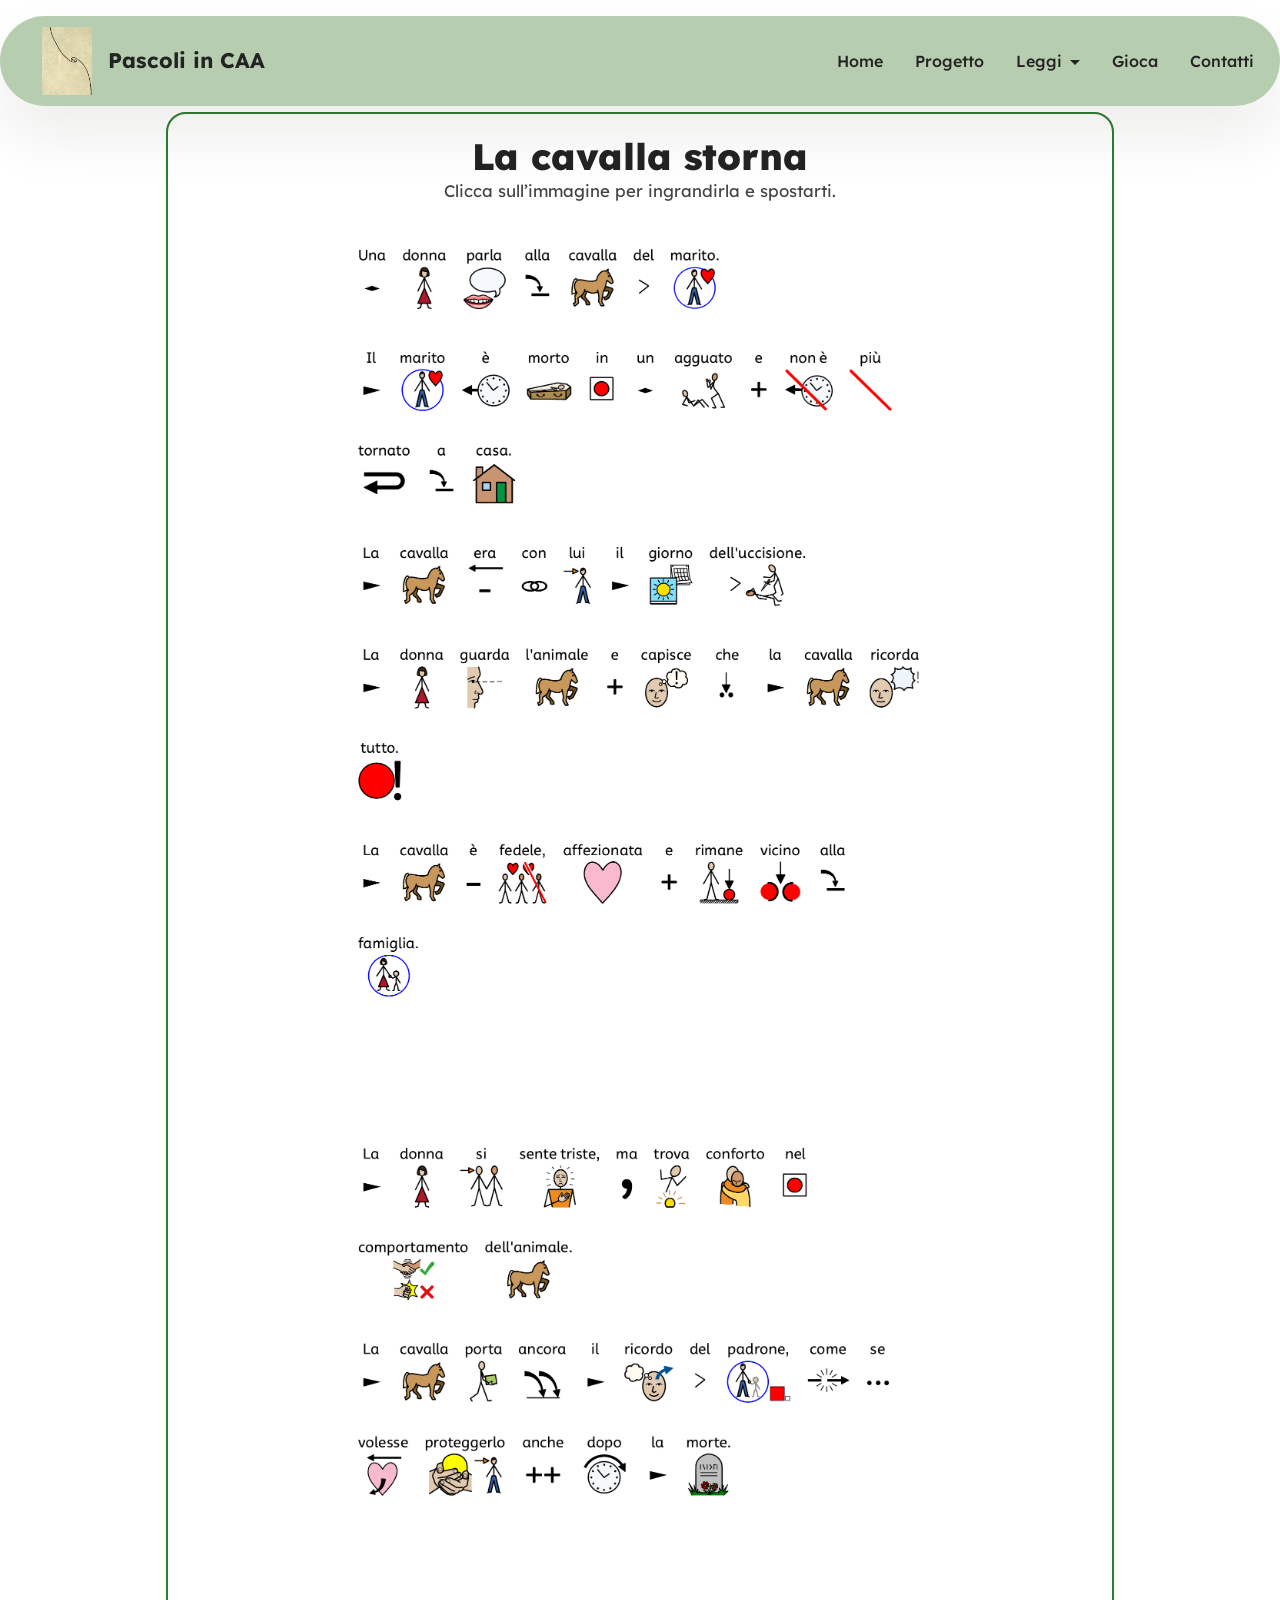
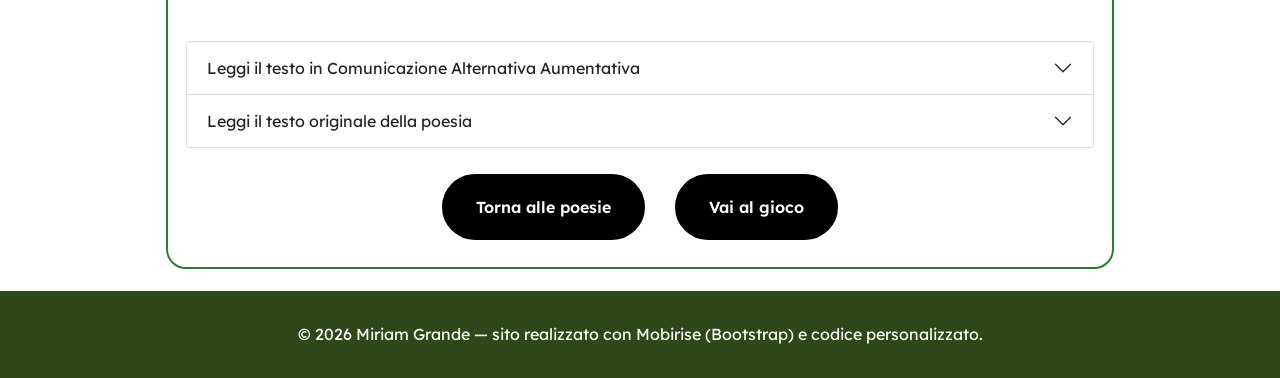
<file: cavalla-storna.html>
<!DOCTYPE html>
<html lang="it">
<head>
  
  <meta charset="UTF-8">
  <meta http-equiv="X-UA-Compatible" content="IE=edge">
  <meta name="viewport" content="width=device-width, initial-scale=1, minimum-scale=1">
  <title>La cavalla storna — Pascoli in CAA</title>

  
  <link rel="shortcut icon" href="assets/images/logo-114x152.jpeg" type="image/x-icon">
  <link rel="stylesheet" href="assets/web/assets/mobirise-icons2/mobirise2.css">
  <link rel="stylesheet" href="assets/bootstrap/css/bootstrap.min.css">
  <link rel="stylesheet" href="assets/animatecss/animate.css">
  <link rel="stylesheet" href="assets/dropdown/css/style.css">
  <link rel="stylesheet" href="assets/socicon/css/styles.css">
  <link rel="stylesheet" href="assets/theme/css/style.css">

  <!-- Lexend -->
  <link rel="preload" href="https://fonts.googleapis.com/css?family=Lexend:100,200,300,400,500,600,700,800,900&display=swap" as="style" onload="this.onload=null;this.rel='stylesheet'">
  <noscript><link rel="stylesheet" href="https://fonts.googleapis.com/css?family=Lexend:100,200,300,400,500,600,700,800,900&display=swap"></noscript>

  <link rel="preload" as="style" href="assets/mobirise/css/mbr-additional.css?v=zTNz2L">
  <link rel="stylesheet" href="assets/mobirise/css/mbr-additional.css?v=zTNz2L" type="text/css">

  <style>
    body { font-family: "Lexend", sans-serif; }

    .poesia-wrap{
      max-width: 980px;
      margin: 0 auto;
      padding: 22px 16px;
    }

    .poesia-frame{
      border: 2px solid #2e7d32;
      border-radius: 20px;
      background: #fff;
      padding: 18px;
    }

    .poesia-title{
      text-align: center;
      font-weight: 800;
      font-size: clamp(1.6rem, 3vw, 2.3rem);
      margin: 6px 0 8px;
    }

    .poesia-sub{
      text-align: center;
      color: #444;
      font-size: 1.05rem;
      margin: 0 0 16px;
    }

    /* Bottone “torna” */
    .back-row{
      display: flex;
      justify-content: center;
      gap: 10px;
      flex-wrap: wrap;
      margin-top: 16px;
    }

    /* Se la navbar è fixed, evita che copra l’inizio del contenuto */
    .spacer-under-nav{ height: 90px; }
    @media (max-width: 992px){
      .spacer-under-nav{ height: 80px; }
    }

    /* Bottoni rotondi come nella homepage */
    .poesia-frame .btn.item-btn { border-radius: 999px; }

    /* ====== IMMAGINE CAA + ZOOM  ====== */
    .zoomable-thumb{
      width: 85%;
      max-width: 720px;
      display: block;
      margin: 0 auto 18px;
      border-radius: 16px;
      cursor: zoom-in;
      height: auto;
    }
    @media (min-width: 900px){
      .zoomable-thumb{ width: 70%; }
    }

    /* Overlay zoom */
    .zi-overlay{
      position: fixed;
      inset: 0;
      background: rgba(0,0,0,.65);
      z-index: 9999;
      display: grid;
      place-items: center;
      padding: 14px;
    }

    .zi-dialog{
      width: min(1100px, 96vw);
      height: min(86vh, 900px);
      background: #fff;
      border-radius: 18px;
      position: relative;
      overflow: hidden;
      box-shadow: 0 20px 60px rgba(0,0,0,.25);
    }

    .zi-close{
      position: absolute;
      top: 10px;
      right: 10px;
      border: 1px solid #e0e0e0;
      background: #fff;
      border-radius: 999px;
      width: 44px;
      height: 44px;
      cursor: pointer;
      font-size: 18px;
      z-index: 2;
    }

    .zi-toolbar{
      position: absolute;
      left: 10px;
      top: 10px;
      display: flex;
      gap: 8px;
      z-index: 2;
    }

    .zi-btn{
      border: 1px solid #e0e0e0;
      background: #fff;
      border-radius: 999px;
      padding: 10px 14px;
      cursor: pointer;
      font-size: 16px;
      line-height: 1;
    }

    .zi-stage{
      position: absolute;
      inset: 0;
      padding-top: 64px;
      background: #f7f7f7;
      overflow: hidden;
      touch-action: none; /* necessario per pan su mobile */
    }

    .zi-img{
      position: absolute;
      left: 50%;
      top: 50%;
      transform: translate(-50%, -50%);
      transform-origin: center;
      user-select: none;
      -webkit-user-drag: none;
      max-width: none;
      cursor: grab;
    }
    .zi-img:active{ cursor: grabbing; }
    .poesia-testo {
      font-size: 1.05rem;
      line-height: 1.8;
      color: #222;
    }
    .poesia-testo p {
      margin-bottom: 1.2em;
    }
    .skip-link {
      position: absolute;
      top: -100px;
      left: 1rem;
      background: #232323;
      color: #ffffff;
      padding: 0.75rem 1.25rem;
      border-radius: 0 0 8px 8px;
      font-size: 1rem;
      z-index: 99999;
      text-decoration: none;
      transition: top 0.2s;
    }
    .skip-link:focus {
      top: 0;
      outline: red solid 2px;
    }
  </style>
</head>

<body>
  <a href="#main-content" class="skip-link">Vai al contenuto principale</a>

  <!-- NAVBAR -->
  <section data-bs-version="5.1" class="menu menu2 cid-tJS6tZXiPa" once="menu" id="menu02-0">
    <nav class="navbar navbar-dropdown navbar-fixed-top navbar-expand-lg" aria-label="Navigazione principale">
      <div class="container">
        <div class="navbar-brand">
          <span class="navbar-logo">
            <a href="index.html">
              <img src="assets/images/logo-114x152.jpeg" alt="Logo Pascoli in CAA" style="height: 4.2rem;">
            </a>
          </span>
          <span class="navbar-caption-wrap">
            <a class="navbar-caption text-black text-primary display-4" href="index.html#header05-1">Pascoli in CAA</a>
          </span>
        </div>

        <button class="navbar-toggler" type="button"  data-bs-toggle="collapse"
          data-bs-target="#navbarSupportedContent" aria-controls="navbarNavAltMarkup" aria-expanded="false" aria-label="Toggle navigation">
          <div class="hamburger">
            <span></span><span></span><span></span><span></span>
          </div>
        </button>

        <div class="collapse navbar-collapse" id="navbarSupportedContent">
          <ul class="navbar-nav nav-dropdown nav-right" data-app-modern-menu="true">
            <li class="nav-item">
              <a class="nav-link link text-black text-primary display-7" href="index.html#header01-2g">Home</a>
            </li>
            <li class="nav-item">
              <a class="nav-link link text-black text-primary display-7" href="index.html#content6-27">Progetto</a>
            </li>
            <li class="nav-item dropdown">
              <a class="nav-link link text-black text-primary dropdown-toggle display-7" href="#"
                 aria-expanded="false" data-bs-toggle="dropdown" data-bs-auto-close="outside">Leggi</a>
              <div class="dropdown-menu">
                <a class="text-black text-primary dropdown-item display-7" href="mia-sera.html">La mia sera</a>
                <a class="text-black text-primary dropdown-item display-7" href="cavalla-storna.html">La cavalla storna</a>
                <a class="text-black text-primary dropdown-item display-7" href="gelsomino-notturno.html">Il gelsomino notturno</a>
              </div>
            </li>
            <li class="nav-item">
              <a class="nav-link link text-black text-primary display-7" href="index.html#gioca">Gioca</a>
            </li>
            <li class="nav-item">
              <a class="nav-link link text-black text-primary display-7" href="index.html#contacts1-2a">Contatti</a>
            </li>
          </ul>
        </div>

      </div>
    </nav>
  </section>

  <div class="spacer-under-nav"></div>

  <!-- CONTENUTO POESIA -->
  <main id="main-content" class="poesia-wrap">
    <div class="poesia-frame">
      <h1 class="poesia-title">La cavalla storna</h1>
      <p class="poesia-sub">Clicca sull’immagine per ingrandirla e spostarti.</p>

      <!-- Immagine CAA -->
      <button
        class="zoomable-thumb-btn"
        aria-label="Poesia La cavalla storna in Comunicazione Aumentativa Alternativa: Una donna parla alla cavalla del marito. Il marito è morto in un agguato e non è più tornato a casa. La cavalla era con lui il giorno dell'uccisione. La donna guarda l'animale e capisce che la cavalla ricorda tutto. La cavalla è fedele, affezionata e rimane vicino alla famiglia."
        style="background:none;border:none;padding:0;display:block;width:100%;cursor:zoom-in;"
      >
      <img
        src="assets/images/cavallaPECS.png"
        alt="Poesia La cavalla storna in Comunicazione aumentativa alternativa: Una donna parla alla cavalla del marito. Il marito è morto in un agguato e non è più tornato a casa. La cavalla era con lui il giorno dell'uccisione. La donna guarda l'animale e capisce che la cavalla ricorda tutto. La cavalla è fedele, affezionata e rimane vicino alla famiglia."
        class="zoomable-thumb"
        data-zoom-src="assets/images/cavallaPECS.png"
        style="pointer-events:none;"
      />
      </button>
      <!-- ACCORDION TESTI -->
      <div class="accordion mt-4" id="accordionCavalla">

        <div class="accordion-item">
          <h2 class="accordion-header" id="headingCAA">
            <button class="accordion-button collapsed" type="button"
              data-bs-toggle="collapse" data-bs-target="#collapseCAA"
              aria-expanded="false" aria-controls="collapseCAA">
              Leggi il testo in Comunicazione Alternativa Aumentativa
            </button>
          </h2>
          <div id="collapseCAA" class="accordion-collapse collapse"
            aria-labelledby="headingCAA" data-bs-parent="#accordionCavalla">
            <div class="accordion-body poesia-testo">
              Una donna parla alla cavalla del marito. Il marito è morto in un agguato e non è più tornato a casa. La cavalla era con lui il giorno dell'uccisione. La donna guarda l'animale e capisce che la cavalla ricorda tutto. La cavalla è fedele, affezionata e rimane vicino alla famiglia.
            </div>
          </div>
        </div>

        <div class="accordion-item">
          <h2 class="accordion-header" id="headingOriginale">
            <button class="accordion-button collapsed" type="button"
              data-bs-toggle="collapse" data-bs-target="#collapseOriginale"
              aria-expanded="false" aria-controls="collapseOriginale">
              Leggi il testo originale della poesia
            </button>
          </h2>
          <div id="collapseOriginale" class="accordion-collapse collapse"
            aria-labelledby="headingOriginale" data-bs-parent="#accordionCavalla">
            <div class="accordion-body poesia-testo">
              <p>Nella Torre il silenzio era già alto.<br>
              Sussurravano i pioppi del Rio Salto.</p> 
              
              <p>I cavalli normanni alle lor poste<br>
              frangean la biada con rumor di croste.</p>

              <p>Là in fondo la cavalla era, selvaggia,<br>
              nata tra i pini su la salsa spiaggia;</p>
                
              <p>che nelle froge avea del mar gli spruzzi<br>
              ancora, e gli urli negli orecchi aguzzi.</p>

              <p>Con su la greppia un gomito, da essa<br>
              era mia madre; e le dicea sommessa:</p>
                
              <p>"O cavallina, cavallina storna,<br>
              che portavi colui che non ritorna;</p>

              <p>tu capivi il suo cenno ed il suo detto!<br>
              Egli ha lasciato un figlio giovinetto;</p>
                
              <p>il primo d'otto tra miei figli e figlie;<br>
              e la sua mano non toccò mai briglie.</p>

              <p>Tu che ti senti ai fianchi l'uragano,<br>
              tu dai retta alla sua piccola mano.</p>
                
              <p>Tu c'hai nel cuore la marina brulla,<br>
              tu dai retta alla sua voce fanciulla".</p>

              <p>La cavalla volgea la scarna testa<br>
              verso mia madre, che dicea più mesta:</p>
              <p>"O cavallina, cavallina storna,<br>
              che portavi colui che non ritorna;</p>

              <p>lo so, lo so, che tu l'amavi forte!<br>
              Con lui c'eri tu sola e la sua morte.</p>
                
              <p>O nata in selve tra l'ondate e il vento,<br>
              tu tenesti nel cuore il tuo spavento;</p>

              <p>sentendo lasso nella bocca il morso,<br>
              nel cuor veloce tu premesti il corso:</p>
              <p>adagio seguitasti la tua via,<br>
              perché facesse in pace l'agonia...".</p>

              <p>La scarna lunga testa era daccanto<br>
              al dolce viso di mia madre in pianto.</p>
              <p>"O cavallina, cavallina storna,<br>
              che portavi colui che non ritorna;</p>

              <p>oh! due parole egli dové pur dire!<br>
              E tu capisci, ma non sai ridire.</p>
              <p>Tu con le briglie sciolte tra le zampe,<br>
              con dentro gli occhi il fuoco delle vampe,</p>

              <p>con negli orecchi l'eco degli scoppi,<br>
              seguitasti la via tra gli alti pioppi:</p>
              <p>lo riportavi tra il morir del sole,<br>
              perché udissimo noi le sue parole".</p>

              <p>Stava attenta la lunga testa fiera.<br>
              Mia madre l'abbracciò su la criniera.</p>
              <p>"O cavallina, cavallina storna,<br>
              portavi a casa sua chi non ritorna!</p>

              <p>a me, chi non ritornerà più mai!<br>
              Tu fosti buona... Ma parlar non sai!</p>
              <p>Tu non sai, poverina; altri non osa.<br>
              Oh! ma tu devi dirmi una cosa!</p>

              <p>Tu l'hai veduto l'uomo che l'uccise:<br>
              esso t'è qui nelle pupille fise.</p>
              <p>Chi fu? Chi è? Ti voglio dire un nome.<br>
              E tu fa cenno. Dio t'insegni, come".</p>

              <p>Ora, i cavalli non frangean la biada:<br>
              dormian sognando il bianco della strada.</p>
              <p>La paglia non battean con l'unghie vuote:<br>
              dormian sognando il rullo delle ruote.</p>

              <p>Mia madre alzò nel gran silenzio un dito:<br>
              disse un nome... Sonò alto un nitrito.</p>
            </div>
          </div>
        </div>

      </div>
      <!-- FINE ACCORDION -->

      <div class="back-row">
        <a class="btn item-btn btn-info display-7" href="index.html#features04-28">Torna alle poesie</a>
        <a class="btn item-btn btn-info display-7" href="index.html#gioca">Vai al gioco</a>
      </div>
    </div>
  </main>

  <!-- OVERLAY ZOOM -->
  <div class="zi-overlay" hidden aria-hidden="true">
    <div class="zi-dialog" role="dialog" aria-modal="true" aria-label="Zoom poesia">
      <button class="zi-close" type="button" aria-label="Chiudi (Esc)">✕</button>

      <div class="zi-toolbar" aria-label="Controlli zoom">
        <button class="zi-btn" type="button" data-action="zoomOut" aria-label="Riduci zoom">−</button>
        <button class="zi-btn" type="button" data-action="zoomIn" aria-label="Aumenta zoom">+</button>
        <button class="zi-btn" type="button" data-action="reset" aria-label="Reimposta">Reset</button>
      </div>

      <div class="zi-stage" aria-label="Area immagine (trascina per muoverti)">
        <img class="zi-img" alt="">
      </div>
    </div>
  </div>

  <!-- Footer  -->
  <section data-bs-version="5.1" class="footer4 cid-v8RT41Qp9F" once="footers" id="footer04-2b">
    <div class="container">
      <div class="media-container-row align-center mbr-white">
        <div class="col-12">
          <p class="mbr-text mb-0 mbr-fonts-style display-7">© 2026 Miriam Grande — sito realizzato con Mobirise (Bootstrap) e codice personalizzato.</p>
        </div>
      </div>
    </div>
  </section>

  
  <script src="assets/bootstrap/js/bootstrap.bundle.min.js"></script>
  <script src="assets/smoothscroll/smooth-scroll.js"></script>
  <script src="assets/ytplayer/index.js"></script>
  <script src="assets/dropdown/js/navbar-dropdown.js"></script>
  <script src="assets/theme/js/script.js"></script>

  <!-- JS Zoom -->
  <script>
  (() => {
    const overlay = document.querySelector('.zi-overlay');
    const stage = overlay.querySelector('.zi-stage');
    const img = overlay.querySelector('.zi-img');
    const closeBtn = overlay.querySelector('.zi-close');
    const toolbar = overlay.querySelector('.zi-toolbar');

    let isOpen = false;
    let scale = 1, tx = 0, ty = 0;

    const pointers = new Map();
    let startX = 0, startY = 0, startTx = 0, startTy = 0;

    function clamp(v, min, max){ return Math.max(min, Math.min(max, v)); }

    function apply(){
      img.style.transform =
        `translate(calc(-50% + ${tx}px), calc(-50% + ${ty}px)) scale(${scale})`;
    }

    function reset(){
      scale = 1;
      tx = 0; ty = 0;
      apply();
    }

    function openZoom(src, alt){
      img.src = src;
      img.alt = alt || '';
      reset();
      overlay.hidden = false;
      overlay.setAttribute('aria-hidden','false');
      isOpen = true;
      closeBtn.focus();
    }

    function closeZoom(){
      overlay.hidden = true;
      overlay.setAttribute('aria-hidden','true');
      isOpen = false;
      pointers.clear();
    }

    document.addEventListener('click', e => {
      const t = e.target.closest('.zoomable-thumb-btn');
      if (!t) return;
      const img = t.querySelector('img');
      openZoom(img.dataset.zoomSrc || img.getAttribute('src'), t.getAttribute('aria-label').replace('Apri zoom: ', ''));
    });

    closeBtn.addEventListener('click', closeZoom);

    overlay.addEventListener('click', e => {
      if (e.target === overlay) closeZoom();
    });

    document.addEventListener('keydown', e => {
      if (!isOpen) return;
      if (e.key === 'Escape') closeZoom();
    });

    // Zoom con rotellina/trackpad
    stage.addEventListener('wheel', e => {
      if (!isOpen) return;
      e.preventDefault();
      const factor = e.deltaY < 0 ? 1.12 : 1/1.12;
      scale = clamp(scale * factor, 1, 8);
      apply();
    }, { passive:false });

    // Toolbar (+ / - / reset)
    toolbar.addEventListener('click', e => {
      const btn = e.target.closest('button[data-action]');
      if (!btn) return;
      const action = btn.dataset.action;
      if (action === 'zoomIn')  scale = clamp(scale * 1.2, 1, 8);
      if (action === 'zoomOut') scale = clamp(scale / 1.2, 1, 8);
      if (action === 'reset') reset();
      apply();
    });

    // Pan (trascina) con pointer events (mouse o dito)
    stage.addEventListener('pointerdown', e => {
      if (!isOpen) return;
      stage.setPointerCapture(e.pointerId);
      pointers.set(e.pointerId, { x: e.clientX, y: e.clientY });

      // pan solo se 1 dito/mouse
      if (pointers.size === 1){
        startX = e.clientX; startY = e.clientY;
        startTx = tx; startTy = ty;
      }
    });

    stage.addEventListener('pointermove', e => {
      if (!isOpen || !pointers.has(e.pointerId)) return;

      // aggiorna punto
      pointers.set(e.pointerId, { x: e.clientX, y: e.clientY });

      // pan se 1 pointer
      if (pointers.size === 1){
        const dx = e.clientX - startX;
        const dy = e.clientY - startY;
        tx = startTx + dx;
        ty = startTy + dy;
        apply();
      }
    });

    stage.addEventListener('pointerup', e => pointers.delete(e.pointerId));
    stage.addEventListener('pointercancel', e => pointers.delete(e.pointerId));
  })();
  </script>

</body>
</html>
</file>
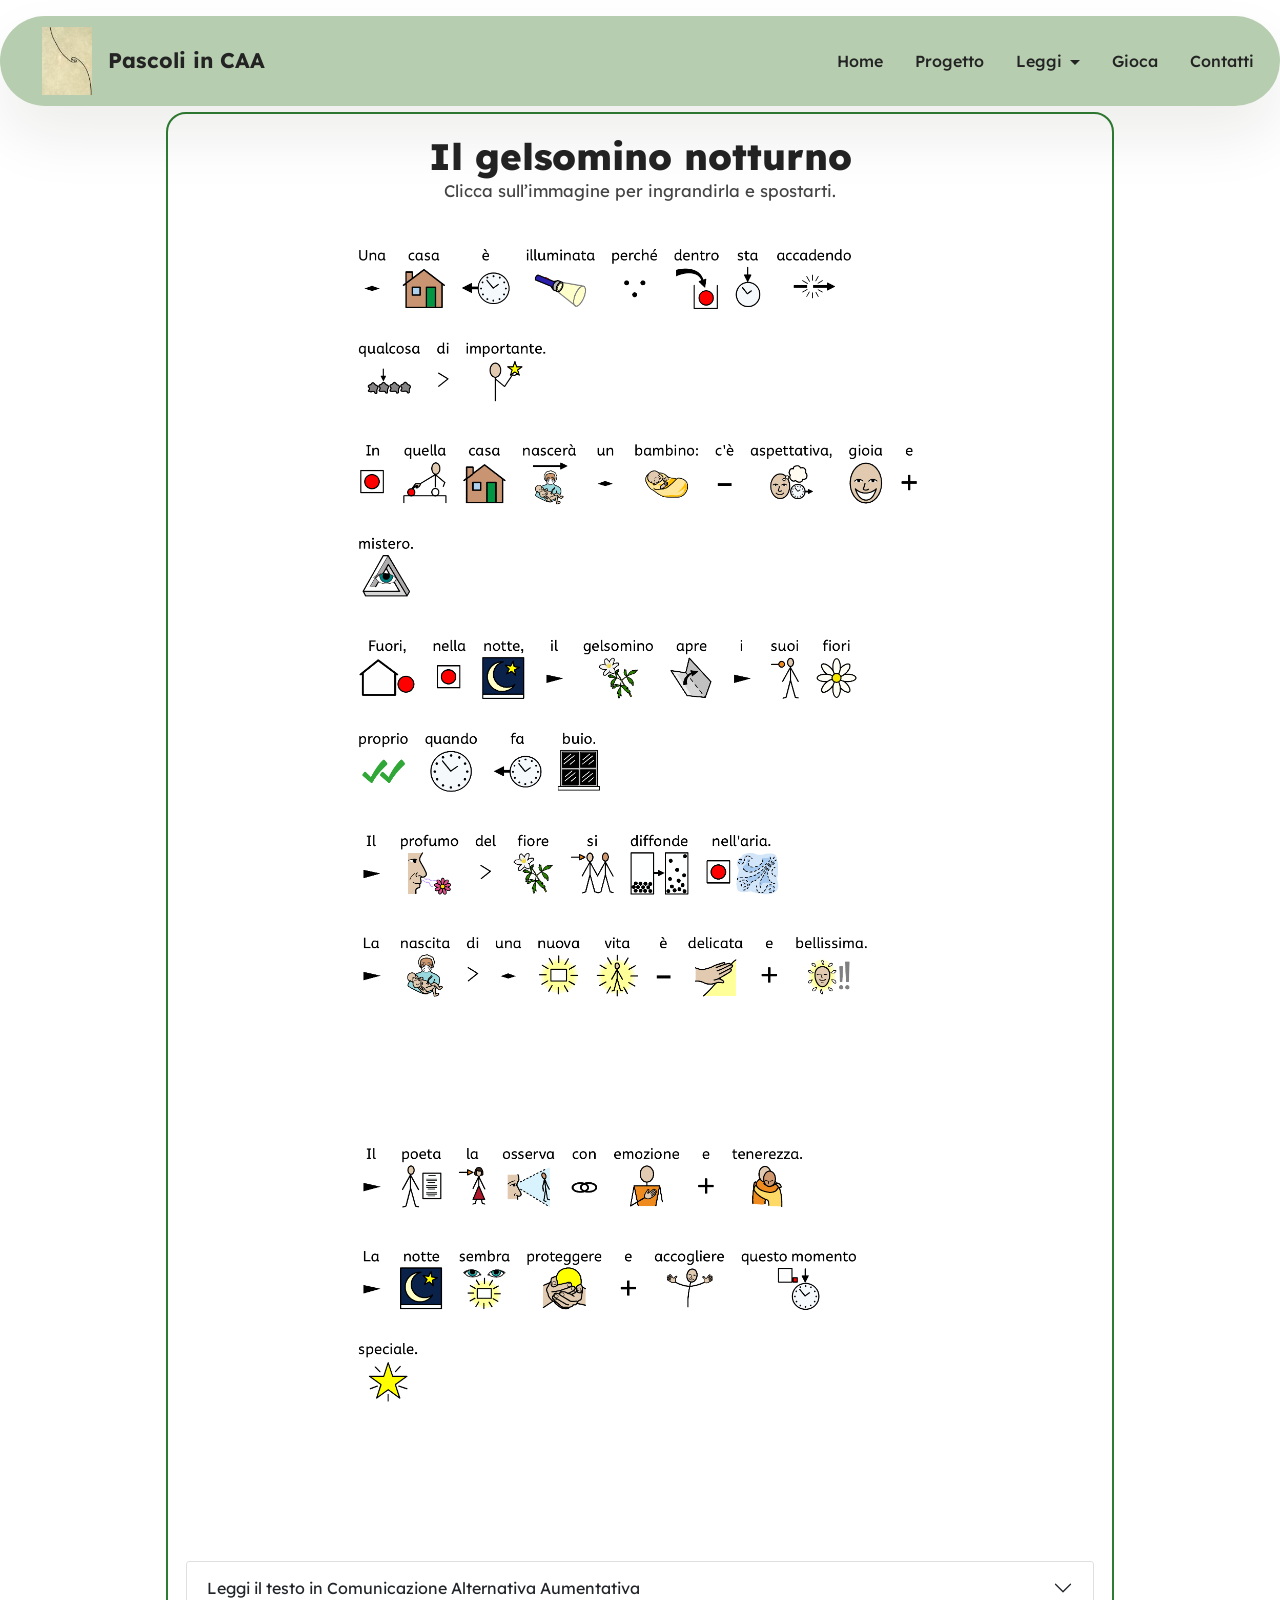
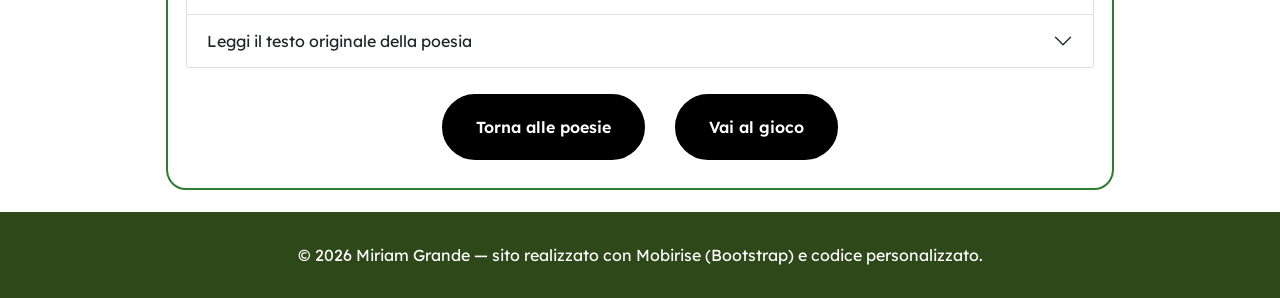
<file: gelsomino-notturno.html>
<!DOCTYPE html>
<html lang="it">
<head>
  
  <meta charset="UTF-8">
  <meta http-equiv="X-UA-Compatible" content="IE=edge">
  <meta name="viewport" content="width=device-width, initial-scale=1, minimum-scale=1">
  <title>Il gelsomino notturno — Pascoli in CAA</title>

  
  <link rel="shortcut icon" href="assets/images/logo-114x152.jpeg" type="image/x-icon">
  <link rel="stylesheet" href="assets/web/assets/mobirise-icons2/mobirise2.css">
  <link rel="stylesheet" href="assets/bootstrap/css/bootstrap.min.css">
  <link rel="stylesheet" href="assets/animatecss/animate.css">
  <link rel="stylesheet" href="assets/dropdown/css/style.css">
  <link rel="stylesheet" href="assets/socicon/css/styles.css">
  <link rel="stylesheet" href="assets/theme/css/style.css">

  
  <link rel="preload" href="https://fonts.googleapis.com/css?family=Lexend:100,200,300,400,500,600,700,800,900&display=swap" as="style" onload="this.onload=null;this.rel='stylesheet'">
  <noscript><link rel="stylesheet" href="https://fonts.googleapis.com/css?family=Lexend:100,200,300,400,500,600,700,800,900&display=swap"></noscript>

  <link rel="preload" as="style" href="assets/mobirise/css/mbr-additional.css?v=zTNz2L">
  <link rel="stylesheet" href="assets/mobirise/css/mbr-additional.css?v=zTNz2L" type="text/css">

  <style>
    body { font-family: "Lexend", sans-serif; }

    .poesia-wrap{
      max-width: 980px;
      margin: 0 auto;
      padding: 22px 16px;
    }

    .poesia-frame{
      border: 2px solid #2e7d32;
      border-radius: 20px;
      background: #fff;
      padding: 18px;
    }

    .poesia-title{
      text-align: center;
      font-weight: 800;
      font-size: clamp(1.6rem, 3vw, 2.3rem);
      margin: 6px 0 8px;
    }

    .poesia-sub{
      text-align: center;
      color: #444;
      font-size: 1.05rem;
      margin: 0 0 16px;
    }

    /* Bottone “torna” */
    .back-row{
      display: flex;
      justify-content: center;
      gap: 10px;
      flex-wrap: wrap;
      margin-top: 16px;
    }

    /* Se la navbar è fixed, evita che copra l’inizio del contenuto */
    .spacer-under-nav{ height: 90px; }
    @media (max-width: 992px){
      .spacer-under-nav{ height: 80px; }
    }

    /* Bottoni rotondi come nella homepage */
    .poesia-frame .btn.item-btn { border-radius: 999px; }

    /* ====== IMMAGINE CAA + ZOOM  ====== */
    .zoomable-thumb{
      width: 85%;
      max-width: 720px;
      display: block;
      margin: 0 auto 18px;
      border-radius: 16px;
      cursor: zoom-in;
      height: auto;
    }
    @media (min-width: 900px){
      .zoomable-thumb{ width: 70%; }
    }

    /* Overlay zoom */
    .zi-overlay{
      position: fixed;
      inset: 0;
      background: rgba(0,0,0,.65);
      z-index: 9999;
      display: grid;
      place-items: center;
      padding: 14px;
    }

    .zi-dialog{
      width: min(1100px, 96vw);
      height: min(86vh, 900px);
      background: #fff;
      border-radius: 18px;
      position: relative;
      overflow: hidden;
      box-shadow: 0 20px 60px rgba(0,0,0,.25);
    }

    .zi-close{
      position: absolute;
      top: 10px;
      right: 10px;
      border: 1px solid #e0e0e0;
      background: #fff;
      border-radius: 999px;
      width: 44px;
      height: 44px;
      cursor: pointer;
      font-size: 18px;
      z-index: 2;
    }

    .zi-toolbar{
      position: absolute;
      left: 10px;
      top: 10px;
      display: flex;
      gap: 8px;
      z-index: 2;
    }

    .zi-btn{
      border: 1px solid #e0e0e0;
      background: #fff;
      border-radius: 999px;
      padding: 10px 14px;
      cursor: pointer;
      font-size: 16px;
      line-height: 1;
    }

    .zi-stage{
      position: absolute;
      inset: 0;
      padding-top: 64px;
      background: #f7f7f7;
      overflow: hidden;
      touch-action: none; /* necessario per pan su mobile */
    }

    .zi-img{
      position: absolute;
      left: 50%;
      top: 50%;
      transform: translate(-50%, -50%);
      transform-origin: center;
      user-select: none;
      -webkit-user-drag: none;
      max-width: none;
      cursor: grab;
    }
    .zi-img:active{ cursor: grabbing; }
    .poesia-testo {
      font-size: 1.05rem;
      line-height: 1.8;
      color: #222;
    }
    .poesia-testo p {
      margin-bottom: 1.2em;
    }
    .skip-link {
      position: absolute;
      top: -100px;
      left: 1rem;
      background: #232323;
      color: #ffffff;
      padding: 0.75rem 1.25rem;
      border-radius: 0 0 8px 8px;
      font-size: 1rem;
      z-index: 99999;
      text-decoration: none;
      transition: top 0.2s;
    }
    .skip-link:focus {
      top: 0;
      outline: red solid 2px;
    }
  </style>
</head>

<body>
  <a href="#main-content" class="skip-link">Vai al contenuto principale</a>

  <!-- NAVBAR -->
  <section data-bs-version="5.1" class="menu menu2 cid-tJS6tZXiPa" once="menu" id="menu02-0">
    <nav class="navbar navbar-dropdown navbar-fixed-top navbar-expand-lg" aria-label="Navigazione principale">
      <div class="container">
        <div class="navbar-brand">
          <span class="navbar-logo">
            <a href="index.html">
              <img src="assets/images/logo-114x152.jpeg" alt="Logo Pascoli in CAA" style="height: 4.2rem;">
            </a>
          </span>
          <span class="navbar-caption-wrap">
            <a class="navbar-caption text-black text-primary display-4" href="index.html#header05-1">Pascoli in CAA</a>
          </span>
        </div>

        <button class="navbar-toggler" type="button"  data-bs-toggle="collapse"
          data-bs-target="#navbarSupportedContent" aria-controls="navbarNavAltMarkup" aria-expanded="false" aria-label="Toggle navigation">
          <div class="hamburger">
            <span></span><span></span><span></span><span></span>
          </div>
        </button>

        <div class="collapse navbar-collapse" id="navbarSupportedContent">
          <ul class="navbar-nav nav-dropdown nav-right" data-app-modern-menu="true">
            <li class="nav-item">
              <a class="nav-link link text-black text-primary display-7" href="index.html#header01-2g">Home</a>
            </li>
            <li class="nav-item">
              <a class="nav-link link text-black text-primary display-7" href="index.html#content6-27">Progetto</a>
            </li>
            <li class="nav-item dropdown">
              <a class="nav-link link text-black text-primary dropdown-toggle display-7" href="#"
                 aria-expanded="false" data-bs-toggle="dropdown" data-bs-auto-close="outside">Leggi</a>
              <div class="dropdown-menu">
                <a class="text-black text-primary dropdown-item display-7" href="mia-sera.html">La mia sera</a>
                <a class="text-black text-primary dropdown-item display-7" href="cavalla-storna.html">La cavalla storna</a>
                <a class="text-black text-primary dropdown-item display-7" href="gelsomino-notturno.html">Il gelsomino notturno</a>
              </div>
            </li>
            <li class="nav-item">
              <a class="nav-link link text-black text-primary display-7" href="index.html#gioca">Gioca</a>
            </li>
            <li class="nav-item">
              <a class="nav-link link text-black text-primary display-7" href="index.html#contacts1-2a">Contatti</a>
            </li>
          </ul>
        </div>

      </div>
    </nav>
  </section>

  <div class="spacer-under-nav"></div>

  <!-- CONTENUTO POESIA -->
  <main id="main-content" class="poesia-wrap">
    <div class="poesia-frame">
      <h1 class="poesia-title">Il gelsomino notturno</h1>
      <p class="poesia-sub">Clicca sull’immagine per ingrandirla e spostarti.</p>

      
      <button
        class="zoomable-thumb-btn"
        aria-label="Poesia Il gelsomino notturno in Comunicazione Aumentativa Alternativa: Una casa è illuminata perché dentro sta accadendo qualcosa di importante. In quella casa nascerà un bambino: c'è aspettativa, gioia e mistero. Fuori, nella notte, il gelsomino apre i suoi fiori proprio quando fa buio. Il profumo del fiore si diffonde nell'aria. La nascita di una nuova vita è delicata e bellissima. Il poeta la osserva con emozione e tenerezza. La notte sembra proteggere e accogliere questo momento speciale."
        style="background:none;border:none;padding:0;display:block;width:100%;cursor:zoom-in;"
      >
        <img
          src="assets/images/gelsominoPECS.png"
          alt="Poesia Il Gelsomino Noturno in Comunicazione Alternativa e Aumentativa: Una casa è illuminata perché dentro sta accadendo qualcosa di importante. In quella casa nascerà un bambino: c'è aspettativa, gioia e mistero. Fuori, nella notte, il gelsomino apre i suoi fiori proprio quando fa buio. Il profumo del fiore si diffonde nell'aria. La nascita di una nuova vita è delicata e bellissima. Il poeta la osserva con emozione e tenerezza. La notte sembra proteggere e accogliere questo momento speciale."
          aria-hidden="true"
          class="zoomable-thumb"
          data-zoom-src="assets/images/gelsominoPECS.png"
          style="pointer-events:none;"
        />
      </button>

      <!-- ACCORDION TESTI -->
      <div class="accordion mt-4" id="accordionGelsomino">

        <div class="accordion-item">
          <h2 class="accordion-header" id="headingCAA">
            <button class="accordion-button collapsed" type="button"
              data-bs-toggle="collapse" data-bs-target="#collapseCAA"
              aria-expanded="false" aria-controls="collapseCAA">
              Leggi il testo in Comunicazione Alternativa Aumentativa
            </button>
          </h2>
          <div id="collapseCAA" class="accordion-collapse collapse"
            aria-labelledby="headingCAA" data-bs-parent="#accordionGelsomino">
            <div class="accordion-body poesia-testo">
              Una casa è illuminata perché dentro sta accadendo qualcosa di importante. In quella casa nascerà un bambino: c'è aspettativa, gioia e mistero. Fuori, nella notte, il gelsomino apre i suoi fiori proprio quando fa buio. Il profumo del fiore si diffonde nell'aria. La nascita di una nuova vita è delicata e bellissima. Il poeta la osserva con emozione e tenerezza. La notte sembra proteggere e accogliere questo momento speciale.
            </div>
          </div>
        </div>

        <div class="accordion-item">
          <h2 class="accordion-header" id="headingOriginale">
            <button class="accordion-button collapsed" type="button"
              data-bs-toggle="collapse" data-bs-target="#collapseOriginale"
              aria-expanded="false" aria-controls="collapseOriginale">
              Leggi il testo originale della poesia
            </button>
          </h2>
          <div id="collapseOriginale" class="accordion-collapse collapse"
            aria-labelledby="headingOriginale" data-bs-parent="#accordionGelsomino">
            <div class="accordion-body poesia-testo">
              <p>E s'aprono i fiori notturni,<br>
              nell'ora che penso ai miei cari.<br>
              Sono apparse in mezzo ai viburni<br>
              le farfalle crepuscolari.</p>

              <p>Da un pezzo si tacquero i gridi:<br>
              là sola una casa bisbiglia.<br>
              Sotto l'ali dormono i nidi,<br>
              come gli occhi sotto le ciglia.</p>

              <p>Dai calici aperti si esala<br>
              l'odore di fragole rosse.<br>
              Splende un lume là nella sala.<br>
              Nasce l'erba sopra le fosse.</p>

              <p>Un'ape tardiva sussurra<br>
              trovando già prese le celle.<br>
              La Chioccetta per l'aia azzurra<br>
              va col suo pigolio di stelle.</p>

              <p>Per tutta la notte s'esala<br>
              l'odore che passa col vento.<br>
              Passa il lume su per la scala;<br>
              brilla al primo piano: s'è spento...</p>

              <p>È l'alba: si chiudono i petali<br>
              un poco gualciti; si cova,<br>
              dentro l'urna molle e segreta,<br>
              non so che felicità nuova.</p>
            </div>
          </div>
        </div>

      </div>
      <!-- FINE ACCORDION -->

      <div class="back-row">
        <a class="btn item-btn btn-info display-7" href="index.html#features04-28">Torna alle poesie</a>
        <a class="btn item-btn btn-info display-7" href="index.html#gioca">Vai al gioco</a>
      </div>
    </div>
  </main>

  <!-- OVERLAY ZOOM -->
  <div class="zi-overlay" hidden aria-hidden="true">
    <div class="zi-dialog" role="dialog" aria-modal="true" aria-label="Zoom poesia">
      <button class="zi-close" type="button" aria-label="Chiudi (Esc)">✕</button>

      <div class="zi-toolbar" aria-label="Controlli zoom">
        <button class="zi-btn" type="button" data-action="zoomOut" aria-label="Riduci zoom">−</button>
        <button class="zi-btn" type="button" data-action="zoomIn" aria-label="Aumenta zoom">+</button>
        <button class="zi-btn" type="button" data-action="reset" aria-label="Reimposta">Reset</button>
      </div>

      <div class="zi-stage" aria-label="Area immagine (trascina per muoverti)">
        <img class="zi-img" alt="">
      </div>
    </div>
  </div>

  <!-- Footer (come in Mobirise) -->
  <section data-bs-version="5.1" class="footer4 cid-v8RT41Qp9F" once="footers" id="footer04-2b">
    <div class="container">
      <div class="media-container-row align-center mbr-white">
        <div class="col-12">
          <p class="mbr-text mb-0 mbr-fonts-style display-7">© 2026 Miriam Grande — sito realizzato con Mobirise (Bootstrap) e codice personalizzato.</p>
        </div>
      </div>
    </div>
  </section>

  
  <script src="assets/bootstrap/js/bootstrap.bundle.min.js"></script>
  <script src="assets/smoothscroll/smooth-scroll.js"></script>
  <script src="assets/ytplayer/index.js"></script>
  <script src="assets/dropdown/js/navbar-dropdown.js"></script>
  <script src="assets/theme/js/script.js"></script>

  <!-- JS Zoom -->
  <script>
  (() => {
    const overlay = document.querySelector('.zi-overlay');
    const stage = overlay.querySelector('.zi-stage');
    const img = overlay.querySelector('.zi-img');
    const closeBtn = overlay.querySelector('.zi-close');
    const toolbar = overlay.querySelector('.zi-toolbar');

    let isOpen = false;
    let scale = 1, tx = 0, ty = 0;

    const pointers = new Map();
    let startX = 0, startY = 0, startTx = 0, startTy = 0;

    function clamp(v, min, max){ return Math.max(min, Math.min(max, v)); }

    function apply(){
      img.style.transform =
        `translate(calc(-50% + ${tx}px), calc(-50% + ${ty}px)) scale(${scale})`;
    }

    function reset(){
      scale = 1;
      tx = 0; ty = 0;
      apply();
    }

    function openZoom(src, alt){
      img.src = src;
      img.alt = alt || '';
      reset();
      overlay.hidden = false;
      overlay.setAttribute('aria-hidden','false');
      isOpen = true;
      closeBtn.focus();
    }

    function closeZoom(){
      overlay.hidden = true;
      overlay.setAttribute('aria-hidden','true');
      isOpen = false;
      pointers.clear();
    }

    document.addEventListener('click', e => {
      const t = e.target.closest('.zoomable-thumb-btn');
      if (!t) return;
      const img = t.querySelector('img');
      openZoom(img.dataset.zoomSrc || img.getAttribute('src'), t.getAttribute('aria-label').replace('Apri zoom: ', ''));
    });

    closeBtn.addEventListener('click', closeZoom);

    overlay.addEventListener('click', e => {
      if (e.target === overlay) closeZoom();
    });

    document.addEventListener('keydown', e => {
      if (!isOpen) return;
      if (e.key === 'Escape') closeZoom();
    });

    // Zoom con rotellina/trackpad
    stage.addEventListener('wheel', e => {
      if (!isOpen) return;
      e.preventDefault();
      const factor = e.deltaY < 0 ? 1.12 : 1/1.12;
      scale = clamp(scale * factor, 1, 8);
      apply();
    }, { passive:false });

    // Toolbar (+ / - / reset)
    toolbar.addEventListener('click', e => {
      const btn = e.target.closest('button[data-action]');
      if (!btn) return;
      const action = btn.dataset.action;
      if (action === 'zoomIn')  scale = clamp(scale * 1.2, 1, 8);
      if (action === 'zoomOut') scale = clamp(scale / 1.2, 1, 8);
      if (action === 'reset') reset();
      apply();
    });

    // Pan (trascina) con pointer events (mouse o dito)
    stage.addEventListener('pointerdown', e => {
      if (!isOpen) return;
      stage.setPointerCapture(e.pointerId);
      pointers.set(e.pointerId, { x: e.clientX, y: e.clientY });

      // pan solo se 1 dito/mouse
      if (pointers.size === 1){
        startX = e.clientX; startY = e.clientY;
        startTx = tx; startTy = ty;
      }
    });

    stage.addEventListener('pointermove', e => {
      if (!isOpen || !pointers.has(e.pointerId)) return;

      // aggiorna punto
      pointers.set(e.pointerId, { x: e.clientX, y: e.clientY });

      // pan se 1 pointer
      if (pointers.size === 1){
        const dx = e.clientX - startX;
        const dy = e.clientY - startY;
        tx = startTx + dx;
        ty = startTy + dy;
        apply();
      }
    });

    stage.addEventListener('pointerup', e => pointers.delete(e.pointerId));
    stage.addEventListener('pointercancel', e => pointers.delete(e.pointerId));
  })();
  </script>

</body>
</html>
</file>
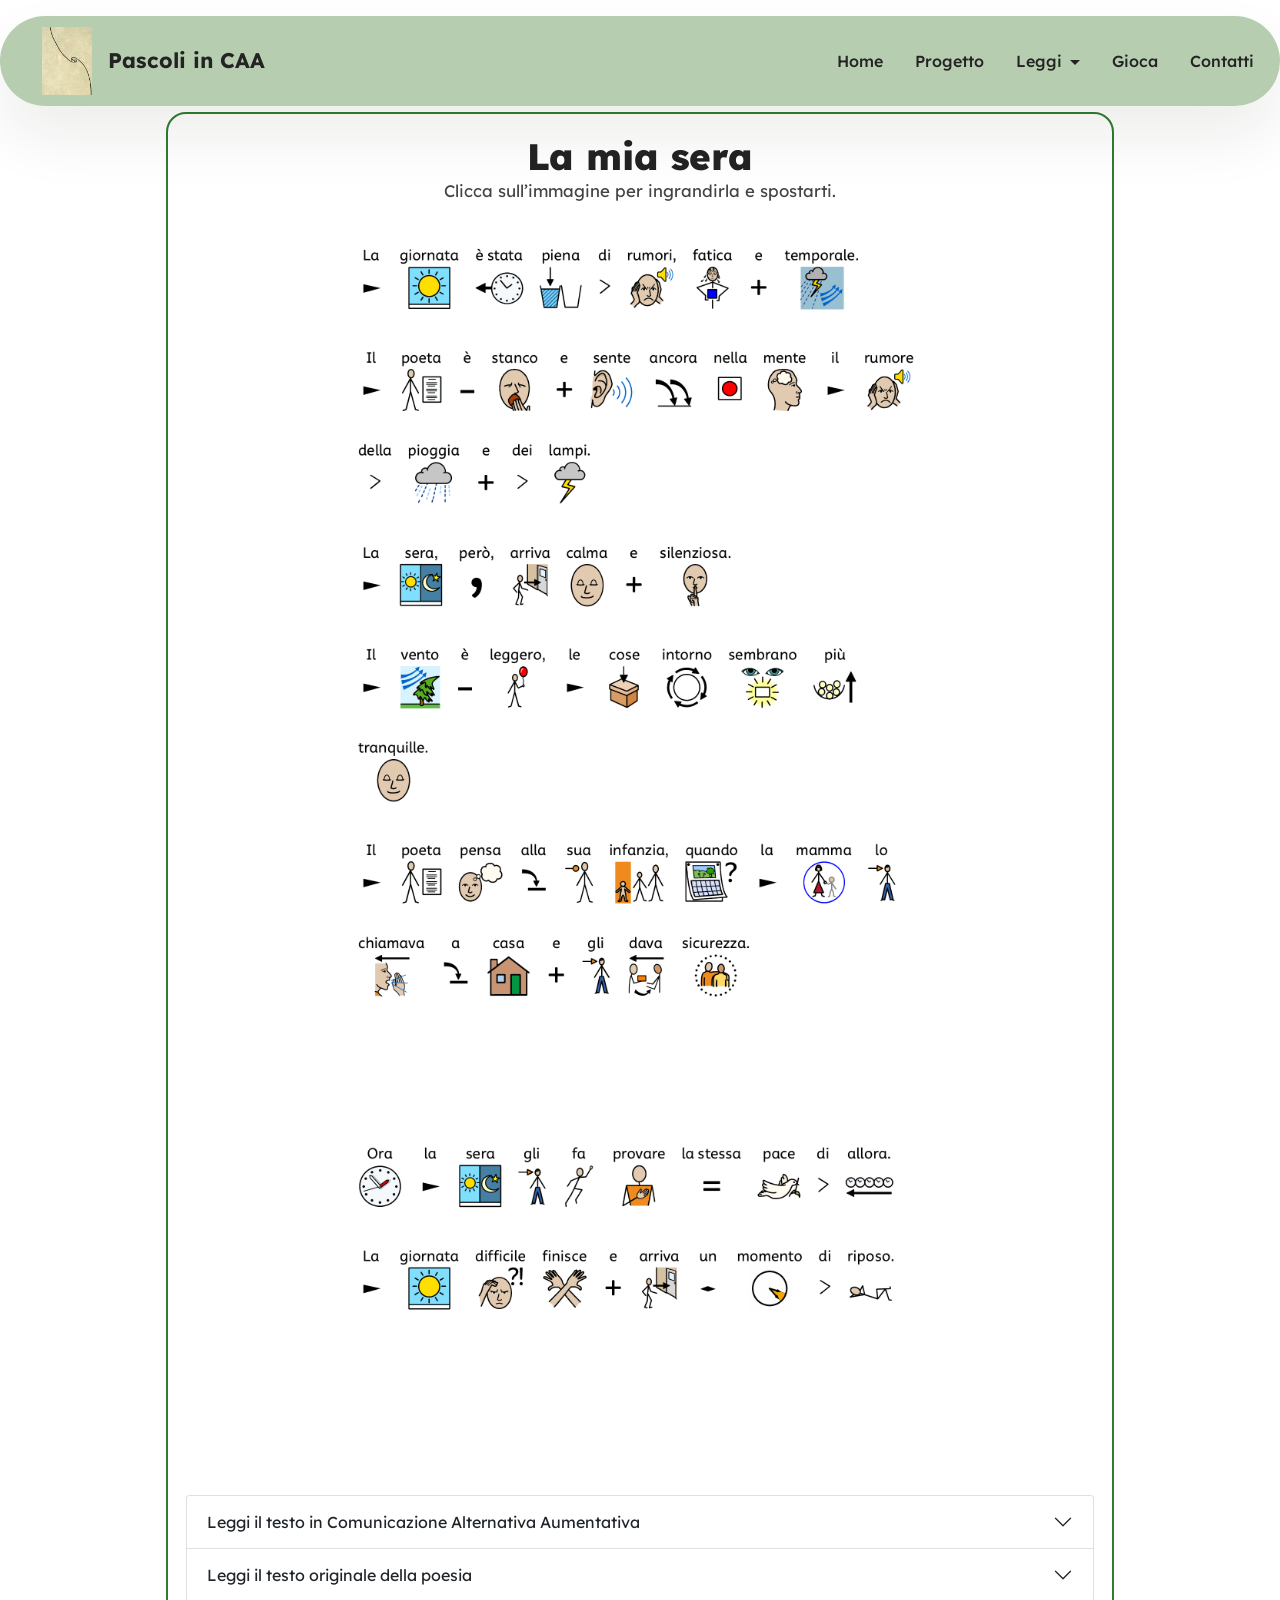
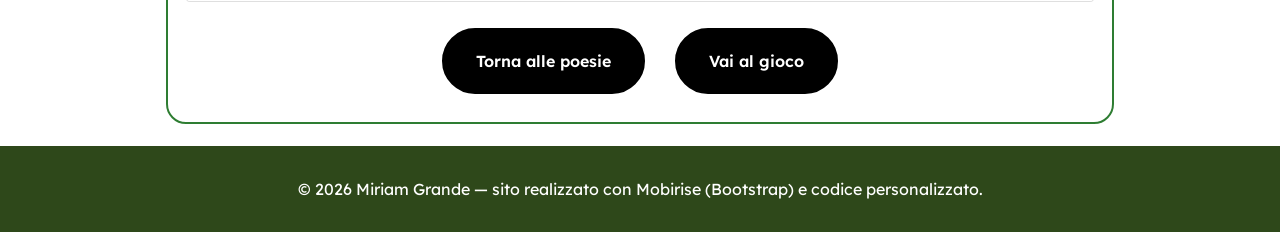
<file: mia-sera.html>
<!DOCTYPE html>
<html lang="it">
<head>
  
  <meta charset="UTF-8">
  <meta http-equiv="X-UA-Compatible" content="IE=edge">
  <meta name="viewport" content="width=device-width, initial-scale=1, minimum-scale=1">
  <title>La mia sera — Pascoli in CAA</title>

 
  <link rel="shortcut icon" href="assets/images/logo-114x152.jpeg" type="image/x-icon">
  <link rel="stylesheet" href="assets/web/assets/mobirise-icons2/mobirise2.css">
  <link rel="stylesheet" href="assets/bootstrap/css/bootstrap.min.css">
  <link rel="stylesheet" href="assets/animatecss/animate.css">
  <link rel="stylesheet" href="assets/dropdown/css/style.css">
  <link rel="stylesheet" href="assets/socicon/css/styles.css">
  <link rel="stylesheet" href="assets/theme/css/style.css">

  <!-- Lexend -->
  <link rel="preload" href="https://fonts.googleapis.com/css?family=Lexend:100,200,300,400,500,600,700,800,900&display=swap" as="style" onload="this.onload=null;this.rel='stylesheet'">
  <noscript><link rel="stylesheet" href="https://fonts.googleapis.com/css?family=Lexend:100,200,300,400,500,600,700,800,900&display=swap"></noscript>

  <link rel="preload" as="style" href="assets/mobirise/css/mbr-additional.css?v=zTNz2L">
  <link rel="stylesheet" href="assets/mobirise/css/mbr-additional.css?v=zTNz2L" type="text/css">

  <style>
    body { font-family: "Lexend", sans-serif; }

    .poesia-wrap{
      max-width: 980px;
      margin: 0 auto;
      padding: 22px 16px;
    }

    .poesia-frame{
      border: 2px solid #2e7d32;
      border-radius: 20px;
      background: #fff;
      padding: 18px;
    }

    .poesia-title{
      text-align: center;
      font-weight: 800;
      font-size: clamp(1.6rem, 3vw, 2.3rem);
      margin: 6px 0 8px;
    }

    .poesia-sub{
      text-align: center;
      color: #444;
      font-size: 1.05rem;
      margin: 0 0 16px;
    }

    /* Bottone “torna” */
    .back-row{
      display: flex;
      justify-content: center;
      gap: 10px;
      flex-wrap: wrap;
      margin-top: 16px;
    }

    /* Se la navbar è fixed, evita che copra l’inizio del contenuto */
    .spacer-under-nav{ height: 90px; }
    @media (max-width: 992px){
      .spacer-under-nav{ height: 80px; }
    }

    
    .poesia-frame .btn.item-btn { border-radius: 999px; }

    /* ====== IMMAGINE CAA + ZOOM  ====== */
    .zoomable-thumb{
      width: 85%;
      max-width: 720px;
      display: block;
      margin: 0 auto 18px;
      border-radius: 16px;
      cursor: zoom-in;
      height: auto;
    }
    @media (min-width: 900px){
      .zoomable-thumb{ width: 70%; }
    }

    /* Overlay zoom */
    .zi-overlay{
      position: fixed;
      inset: 0;
      background: rgba(0,0,0,.65);
      z-index: 9999;
      display: grid;
      place-items: center;
      padding: 14px;
    }

    .zi-dialog{
      width: min(1100px, 96vw);
      height: min(86vh, 900px);
      background: #fff;
      border-radius: 18px;
      position: relative;
      overflow: hidden;
      box-shadow: 0 20px 60px rgba(0,0,0,.25);
    }

    .zi-close{
      position: absolute;
      top: 10px;
      right: 10px;
      border: 1px solid #e0e0e0;
      background: #fff;
      border-radius: 999px;
      width: 44px;
      height: 44px;
      cursor: pointer;
      font-size: 18px;
      z-index: 2;
    }

    .zi-toolbar{
      position: absolute;
      left: 10px;
      top: 10px;
      display: flex;
      gap: 8px;
      z-index: 2;
    }

    .zi-btn{
      border: 1px solid #e0e0e0;
      background: #fff;
      border-radius: 999px;
      padding: 10px 14px;
      cursor: pointer;
      font-size: 16px;
      line-height: 1;
    }

    .zi-stage{
      position: absolute;
      inset: 0;
      padding-top: 64px;
      background: #f7f7f7;
      overflow: hidden;
      touch-action: none; 
    }

    .zi-img{
      position: absolute;
      left: 50%;
      top: 50%;
      transform: translate(-50%, -50%);
      transform-origin: center;
      user-select: none;
      -webkit-user-drag: none;
      max-width: none;
      cursor: grab;
    }
    .zi-img:active{ cursor: grabbing; }
    .poesia-testo {
      font-size: 1.05rem;
      line-height: 1.8;
      color: #222;
    }
    .poesia-testo p {
      margin-bottom: 1.2em;
    }
    .skip-link {
      position: absolute;
      top: -100px;
      left: 1rem;
      background: #232323;
      color: #ffffff;
      padding: 0.75rem 1.25rem;
      border-radius: 0 0 8px 8px;
      font-size: 1rem;
      z-index: 99999;
      text-decoration: none;
      transition: top 0.2s;
    }
    .skip-link:focus {
      top: 0;
      outline: red solid 2px;
    }
  </style>
</head>

<body>
  <a href="#main-content" class="skip-link">Vai al contenuto principale</a>

  <!-- NAVBAR -->
  <section data-bs-version="5.1" class="menu menu2 cid-tJS6tZXiPa" once="menu" id="menu02-0">
    <nav class="navbar navbar-dropdown navbar-fixed-top navbar-expand-lg" aria-label="Navigazione principale">
      <div class="container">
        <div class="navbar-brand">
          <span class="navbar-logo">
            <a href="index.html">
              <img src="assets/images/logo-114x152.jpeg" alt="Logo Pascoli in CAA" style="height: 4.2rem;">
            </a>
          </span>
          <span class="navbar-caption-wrap">
            <a class="navbar-caption text-black text-primary display-4" href="index.html#header05-1">Pascoli in CAA</a>
          </span>
        </div>

        <button class="navbar-toggler" type="button"  data-bs-toggle="collapse"
          data-bs-target="#navbarSupportedContent" aria-controls="navbarNavAltMarkup" aria-expanded="false" aria-label="Toggle navigation">
          <div class="hamburger">
            <span></span><span></span><span></span><span></span>
          </div>
        </button>

        <div class="collapse navbar-collapse" id="navbarSupportedContent">
          <ul class="navbar-nav nav-dropdown nav-right" data-app-modern-menu="true">
            <li class="nav-item">
              <a class="nav-link link text-black text-primary display-7" href="index.html#header01-2g">Home</a>
            </li>
            <li class="nav-item">
              <a class="nav-link link text-black text-primary display-7" href="index.html#content6-27">Progetto</a>
            </li>
            <li class="nav-item dropdown">
              <a class="nav-link link text-black text-primary dropdown-toggle display-7" href="#"
                 aria-expanded="false" data-bs-toggle="dropdown" data-bs-auto-close="outside">Leggi</a>
              <div class="dropdown-menu">
                <a class="text-black text-primary dropdown-item display-7" href="mia-sera.html">La mia sera</a>
                <a class="text-black text-primary dropdown-item display-7" href="cavalla-storna.html">La cavalla storna</a>
                <a class="text-black text-primary dropdown-item display-7" href="gelsomino-notturno.html">Il gelsomino notturno</a>
              </div>
            </li>
            <li class="nav-item">
              <a class="nav-link link text-black text-primary display-7" href="index.html#gioca">Gioca</a>
            </li>
            <li class="nav-item">
              <a class="nav-link link text-black text-primary display-7" href="index.html#contacts1-2a">Contatti</a>
            </li>
          </ul>
        </div>

      </div>
    </nav>
  </section>

  <div class="spacer-under-nav"></div>

  <!-- CONTENUTO POESIA -->
  <main id="main-content" class="poesia-wrap">
    <div class="poesia-frame">
      <h1 class="poesia-title">La mia sera</h1>
      <p class="poesia-sub">Clicca sull’immagine per ingrandirla e spostarti.</p>

      
      <button
        class="zoomable-thumb-btn"
        aria-label="Poesia La mia sera in Comunicazione Aumentativa Alternativa: La giornata è stata piena di rumori, fatica e temporale. Il poeta è stanco e sente ancora nella mente il rumore della pioggia e dei lampi. La sera, però, arriva calma e silenziosa. Il vento è leggero, le cose intorno sembrano più tranquille. Il poeta pensa alla sua infanzia, quando la mamma lo chiamava a casa e gli dava sicurezza. Ora la sera gli fa provare la stessa pace di allora. La giornata difficile finisce e arriva un momento di riposo.""
        style="background:none;border:none;padding:0;display:block;width:100%;cursor:zoom-in;"
      >
        <img
          src="assets/images/lamiaseraPECS.png"
          alt="Poesia La Mia Sera in Comunicazione Aumentativa Alternativa: La giornata è stata piena di rumori, fatica e temporale. Il poeta è stanco e sente ancora nella mente il rumore della pioggia e dei lampi. La sera, però, arriva calma e silenziosa. Il vento è leggero, le cose intorno sembrano più tranquille. Il poeta pensa alla sua infanzia, quando la mamma lo chiamava a casa e gli dava sicurezza. Ora la sera gli fa provare la stessa pace di allora. La giornata difficile finisce e arriva un momento di riposo."
          class="zoomable-thumb"
          data-zoom-src="assets/images/lamiaseraPECS.png"
          style="pointer-events:none;"
        />
      </button>

      <!-- ACCORDION TESTI -->
      <div class="accordion mt-4" id="accordionMiaSera">

        <div class="accordion-item">
          <h2 class="accordion-header" id="headingCAA">
            <button class="accordion-button collapsed" type="button"
              data-bs-toggle="collapse" data-bs-target="#collapseCAA"
              aria-expanded="false" aria-controls="collapseCAA">
              Leggi il testo in Comunicazione Alternativa Aumentativa
            </button>
          </h2>
          <div id="collapseCAA" class="accordion-collapse collapse"
            aria-labelledby="headingCAA" data-bs-parent="#accordionMiaSera">
            <div class="accordion-body poesia-testo">
              La giornata è stata piena di rumori, fatica e temporale. Il poeta è stanco e sente ancora nella mente il rumore della pioggia e dei lampi. La sera, però, arriva calma e silenziosa. Il vento è leggero, le cose intorno sembrano più tranquille. Il poeta pensa alla sua infanzia, quando la mamma lo chiamava a casa e gli dava sicurezza. Ora la sera gli fa provare la stessa pace di allora. La giornata difficile finisce e arriva un momento di riposo.
            </div>
          </div>
        </div>

        <div class="accordion-item">
          <h2 class="accordion-header" id="headingOriginale">
            <button class="accordion-button collapsed" type="button"
              data-bs-toggle="collapse" data-bs-target="#collapseOriginale"
              aria-expanded="false" aria-controls="collapseOriginale">
              Leggi il testo originale della poesia
            </button>
          </h2>
          <div id="collapseOriginale" class="accordion-collapse collapse"
            aria-labelledby="headingOriginale" data-bs-parent="#accordionMiaSera">
            <div class="accordion-body poesia-testo">
              <p>Il giorno fu pieno di lampi;<br>
              ma ora verranno le stelle,<br>
              le tacite stelle. Nei campi<br>
              c'è un breve gre gre di ranelle.<br>
              Le tremule foglie dei pioppi<br>
              trascorre una gioia leggiera.<br>
              Nel giorno, che lampi! che scoppi!<br>
              Che pace, la sera!</p>

              <p>Si devono aprire le stelle<br>
              nel cielo sì tenero e vivo.<br>
              Là, presso le allegre ranelle,<br>
              singhiozza monotono un rivo.<br>
              Di tutto quel cupo tumulto,<br>
              di tutta quell'aspra bufera,<br>
              non resta che un dolce singulto<br>
              nell'umida sera.</p>

              <p>È, quella infinita tempesta,<br>
              finita in un rivo canoro.<br>
              Dei fulmini fragili restano<br>
              cirri di porpora e d’oro.<br>
              O stanco dolore, riposa!<br>
              La nube nel giorno più nera<br>
              fu quella che vedo più rosa<br>
              nell’ultima sera.</p>

              <p>Che voli di rondini intorno!<br>
              che gridi nell'aria serena!<br>
              La fame del povero giorno<br>
              prolunga la garrula cena.<br>
              La parte, sì piccola, i nidi<br>
              nel giorno non l'ebbero intera.<br>
              Nè io ... e che voli, che gridi,<br>
              mia limpida sera!</p>

              <p>Don... Don... E mi dicono, Dormi!<br>
              mi cantano, Dormi! sussurrano,<br>
              Dormi! bisbigliano, Dormi!<br>
              la voce di tenebra azzurra.<br>
              Mi sembrano canti di culla,<br>
              che fanno ch'io torni com'era...<br>
              sentivo mia madre...poi nulla...<br>
              sul far della sera.</p>
            </div>
          </div>
        </div>

      </div>
      <!-- FINE ACCORDION -->

      <div class="back-row">
        <a class="btn item-btn btn-info display-7" href="index.html#features04-28">Torna alle poesie</a>
        <a class="btn item-btn btn-info display-7" href="index.html#gioca">Vai al gioco</a>
      </div>
    </div>
  </main>

  <!-- OVERLAY ZOOM -->
  <div class="zi-overlay" hidden aria-hidden="true">
    <div class="zi-dialog" role="dialog" aria-modal="true" aria-label="Zoom poesia">
      <button class="zi-close" type="button" aria-label="Chiudi (Esc)">✕</button>

      <div class="zi-toolbar" aria-label="Controlli zoom">
        <button class="zi-btn" type="button" data-action="zoomOut" aria-label="Riduci zoom">−</button>
        <button class="zi-btn" type="button" data-action="zoomIn" aria-label="Aumenta zoom">+</button>
        <button class="zi-btn" type="button" data-action="reset" aria-label="Reimposta">Reset</button>
      </div>

      <div class="zi-stage" aria-label="Area immagine (trascina per muoverti)">
        <img class="zi-img" alt="">
      </div>
    </div>
  </div>

  <!-- Footer -->
  <section data-bs-version="5.1" class="footer4 cid-v8RT41Qp9F" once="footers" id="footer04-2b">
    <div class="container">
      <div class="media-container-row align-center mbr-white">
        <div class="col-12">
          <p class="mbr-text mb-0 mbr-fonts-style display-7">© 2026 Miriam Grande — sito realizzato con Mobirise (Bootstrap) e codice personalizzato.</p>
        </div>
      </div>
    </div>
  </section>

  <!-- Script del sito -->
  <script src="assets/bootstrap/js/bootstrap.bundle.min.js"></script>
  <script src="assets/smoothscroll/smooth-scroll.js"></script>
  <script src="assets/ytplayer/index.js"></script>
  <script src="assets/dropdown/js/navbar-dropdown.js"></script>
  <script src="assets/theme/js/script.js"></script>

  <!-- JS Zoom -->
  <script>
  (() => {
    const overlay = document.querySelector('.zi-overlay');
    const stage = overlay.querySelector('.zi-stage');
    const img = overlay.querySelector('.zi-img');
    const closeBtn = overlay.querySelector('.zi-close');
    const toolbar = overlay.querySelector('.zi-toolbar');

    let isOpen = false;
    let scale = 1, tx = 0, ty = 0;

    const pointers = new Map();
    let startX = 0, startY = 0, startTx = 0, startTy = 0;

    function clamp(v, min, max){ return Math.max(min, Math.min(max, v)); }

    function apply(){
      img.style.transform =
        `translate(calc(-50% + ${tx}px), calc(-50% + ${ty}px)) scale(${scale})`;
    }

    function reset(){
      scale = 1;
      tx = 0; ty = 0;
      apply();
    }

    function openZoom(src, alt){
      img.src = src;
      img.alt = alt || '';
      reset();
      overlay.hidden = false;
      overlay.setAttribute('aria-hidden','false');
      isOpen = true;
      closeBtn.focus();
    }

    function closeZoom(){
      overlay.hidden = true;
      overlay.setAttribute('aria-hidden','true');
      isOpen = false;
      pointers.clear();
    }

    document.addEventListener('click', e => {
      const t = e.target.closest('.zoomable-thumb-btn');
      if (!t) return;
      const img = t.querySelector('img');
      openZoom(img.dataset.zoomSrc || img.getAttribute('src'), t.getAttribute('aria-label').replace('Apri zoom: ', ''));
    });

    closeBtn.addEventListener('click', closeZoom);

    overlay.addEventListener('click', e => {
      if (e.target === overlay) closeZoom();
    });

    document.addEventListener('keydown', e => {
      if (!isOpen) return;
      if (e.key === 'Escape') closeZoom();
    });

    // Zoom con rotellina/trackpad
    stage.addEventListener('wheel', e => {
      if (!isOpen) return;
      e.preventDefault();
      const factor = e.deltaY < 0 ? 1.12 : 1/1.12;
      scale = clamp(scale * factor, 1, 8);
      apply();
    }, { passive:false });

    // Toolbar (+ / - / reset)
    toolbar.addEventListener('click', e => {
      const btn = e.target.closest('button[data-action]');
      if (!btn) return;
      const action = btn.dataset.action;
      if (action === 'zoomIn')  scale = clamp(scale * 1.2, 1, 8);
      if (action === 'zoomOut') scale = clamp(scale / 1.2, 1, 8);
      if (action === 'reset') reset();
      apply();
    });

    // Pan (trascina) con pointer events (mouse o dito)
    stage.addEventListener('pointerdown', e => {
      if (!isOpen) return;
      stage.setPointerCapture(e.pointerId);
      pointers.set(e.pointerId, { x: e.clientX, y: e.clientY });

      // pan solo se 1 dito/mouse
      if (pointers.size === 1){
        startX = e.clientX; startY = e.clientY;
        startTx = tx; startTy = ty;
      }
    });

    stage.addEventListener('pointermove', e => {
      if (!isOpen || !pointers.has(e.pointerId)) return;

      // aggiorna punto
      pointers.set(e.pointerId, { x: e.clientX, y: e.clientY });

      // pan se 1 pointer
      if (pointers.size === 1){
        const dx = e.clientX - startX;
        const dy = e.clientY - startY;
        tx = startTx + dx;
        ty = startTy + dy;
        apply();
      }
    });

    stage.addEventListener('pointerup', e => pointers.delete(e.pointerId));
    stage.addEventListener('pointercancel', e => pointers.delete(e.pointerId));
  })();
  </script>

</body>
</html>
</file>
<file: assets/web/assets/mobirise-icons2/mobirise2.css>
@font-face {
  font-family: 'Moririse2';
  font-display: swap;
  src:  url('mobirise2.eot?f2bix4');
  src:  url('mobirise2.eot?f2bix4#iefix') format('embedded-opentype'),
    url('mobirise2.woff2?f2bix4') format('woff2'),
    url('mobirise2.woff?f2bix4') format('woff'),
    url('mobirise2.ttf?f2bix4') format('truetype'),
    url('mobirise2.svg?f2bix4#mobirise2') format('svg');
  font-weight: normal;
  font-style: normal;
}

[class^="mobi-"], [class*=" mobi-"] {
  /* use !important to prevent issues with browser extensions that change fonts */
  font-family: 'Moririse2' !important;
  speak: none;
  font-style: normal;
  font-weight: normal;
  font-variant: normal;
  text-transform: none;
  line-height: 1;

  /* Better Font Rendering =========== */
  -webkit-font-smoothing: antialiased;
  -moz-osx-font-smoothing: grayscale;
}

.mobi-mbri-add-submenu:before {
  content: "\e900";
}
.mobi-mbri-alert:before {
  content: "\e901";
}
.mobi-mbri-align-center:before {
  content: "\e902";
}
.mobi-mbri-align-justify:before {
  content: "\e903";
}
.mobi-mbri-align-left:before {
  content: "\e904";
}
.mobi-mbri-align-right:before {
  content: "\e905";
}
.mobi-mbri-android:before {
  content: "\e906";
}
.mobi-mbri-apple:before {
  content: "\e907";
}
.mobi-mbri-arrow-down:before {
  content: "\e908";
}
.mobi-mbri-arrow-next:before {
  content: "\e909";
}
.mobi-mbri-arrow-prev:before {
  content: "\e90a";
}
.mobi-mbri-arrow-up:before {
  content: "\e90b";
}
.mobi-mbri-bold:before {
  content: "\e90c";
}
.mobi-mbri-bookmark:before {
  content: "\e90d";
}
.mobi-mbri-bootstrap:before {
  content: "\e90e";
}
.mobi-mbri-briefcase:before {
  content: "\e90f";
}
.mobi-mbri-browse:before {
  content: "\e910";
}
.mobi-mbri-bulleted-list:before {
  content: "\e911";
}
.mobi-mbri-calendar:before {
  content: "\e912";
}
.mobi-mbri-camera:before {
  content: "\e913";
}
.mobi-mbri-cart-add:before {
  content: "\e914";
}
.mobi-mbri-cart-full:before {
  content: "\e915";
}
.mobi-mbri-cash:before {
  content: "\e916";
}
.mobi-mbri-change-style:before {
  content: "\e917";
}
.mobi-mbri-chat:before {
  content: "\e918";
}
.mobi-mbri-clock:before {
  content: "\e919";
}
.mobi-mbri-close:before {
  content: "\e91a";
}
.mobi-mbri-cloud:before {
  content: "\e91b";
}
.mobi-mbri-code:before {
  content: "\e91c";
}
.mobi-mbri-contact-form:before {
  content: "\e91d";
}
.mobi-mbri-credit-card:before {
  content: "\e91e";
}
.mobi-mbri-cursor-click:before {
  content: "\e91f";
}
.mobi-mbri-cust-feedback:before {
  content: "\e920";
}
.mobi-mbri-database:before {
  content: "\e921";
}
.mobi-mbri-delivery:before {
  content: "\e922";
}
.mobi-mbri-desktop:before {
  content: "\e923";
}
.mobi-mbri-devices:before {
  content: "\e924";
}
.mobi-mbri-down:before {
  content: "\e925";
}
.mobi-mbri-download-2:before {
  content: "\e926";
}
.mobi-mbri-download:before {
  content: "\e927";
}
.mobi-mbri-drag-n-drop-2:before {
  content: "\e928";
}
.mobi-mbri-drag-n-drop:before {
  content: "\e929";
}
.mobi-mbri-edit-2:before {
  content: "\e92a";
}
.mobi-mbri-edit:before {
  content: "\e92b";
}
.mobi-mbri-error:before {
  content: "\e92c";
}
.mobi-mbri-extension:before {
  content: "\e92d";
}
.mobi-mbri-features:before {
  content: "\e92e";
}
.mobi-mbri-file:before {
  content: "\e92f";
}
.mobi-mbri-flag:before {
  content: "\e930";
}
.mobi-mbri-folder:before {
  content: "\e931";
}
.mobi-mbri-gift:before {
  content: "\e932";
}
.mobi-mbri-github:before {
  content: "\e933";
}
.mobi-mbri-globe-2:before {
  content: "\e934";
}
.mobi-mbri-globe:before {
  content: "\e935";
}
.mobi-mbri-growing-chart:before {
  content: "\e936";
}
.mobi-mbri-hearth:before {
  content: "\e937";
}
.mobi-mbri-help:before {
  content: "\e938";
}
.mobi-mbri-home:before {
  content: "\e939";
}
.mobi-mbri-hot-cup:before {
  content: "\e93a";
}
.mobi-mbri-idea:before {
  content: "\e93b";
}
.mobi-mbri-image-gallery:before {
  content: "\e93c";
}
.mobi-mbri-image-slider:before {
  content: "\e93d";
}
.mobi-mbri-info:before {
  content: "\e93e";
}
.mobi-mbri-italic:before {
  content: "\e93f";
}
.mobi-mbri-key:before {
  content: "\e940";
}
.mobi-mbri-laptop:before {
  content: "\e941";
}
.mobi-mbri-layers:before {
  content: "\e942";
}
.mobi-mbri-left-right:before {
  content: "\e943";
}
.mobi-mbri-left:before {
  content: "\e944";
}
.mobi-mbri-letter:before {
  content: "\e945";
}
.mobi-mbri-like:before {
  content: "\e946";
}
.mobi-mbri-link:before {
  content: "\e947";
}
.mobi-mbri-lock:before {
  content: "\e948";
}
.mobi-mbri-login:before {
  content: "\e949";
}
.mobi-mbri-logout:before {
  content: "\e94a";
}
.mobi-mbri-magic-stick:before {
  content: "\e94b";
}
.mobi-mbri-map-pin:before {
  content: "\e94c";
}
.mobi-mbri-menu:before {
  content: "\e94d";
}
.mobi-mbri-mobile-2:before {
  content: "\e94e";
}
.mobi-mbri-mobile-horizontal:before {
  content: "\e94f";
}
.mobi-mbri-mobile:before {
  content: "\e950";
}
.mobi-mbri-mobirise:before {
  content: "\e951";
}
.mobi-mbri-more-horizontal:before {
  content: "\e952";
}
.mobi-mbri-more-vertical:before {
  content: "\e953";
}
.mobi-mbri-music:before {
  content: "\e954";
}
.mobi-mbri-new-file:before {
  content: "\e955";
}
.mobi-mbri-numbered-list:before {
  content: "\e956";
}
.mobi-mbri-opened-folder:before {
  content: "\e957";
}
.mobi-mbri-pages:before {
  content: "\e958";
}
.mobi-mbri-paper-plane:before {
  content: "\e959";
}
.mobi-mbri-paperclip:before {
  content: "\e95a";
}
.mobi-mbri-phone:before {
  content: "\e95b";
}
.mobi-mbri-photo:before {
  content: "\e95c";
}
.mobi-mbri-photos:before {
  content: "\e95d";
}
.mobi-mbri-pin:before {
  content: "\e95e";
}
.mobi-mbri-play:before {
  content: "\e95f";
}
.mobi-mbri-plus:before {
  content: "\e960";
}
.mobi-mbri-preview:before {
  content: "\e961";
}
.mobi-mbri-print:before {
  content: "\e962";
}
.mobi-mbri-protect:before {
  content: "\e963";
}
.mobi-mbri-question:before {
  content: "\e964";
}
.mobi-mbri-quote-left:before {
  content: "\e965";
}
.mobi-mbri-quote-right:before {
  content: "\e966";
}
.mobi-mbri-redo:before {
  content: "\e967";
}
.mobi-mbri-refresh:before {
  content: "\e968";
}
.mobi-mbri-responsive-2:before {
  content: "\e969";
}
.mobi-mbri-responsive:before {
  content: "\e96a";
}
.mobi-mbri-right:before {
  content: "\e96b";
}
.mobi-mbri-rocket:before {
  content: "\e96c";
}
.mobi-mbri-sad-face:before {
  content: "\e96d";
}
.mobi-mbri-sale:before {
  content: "\e96e";
}
.mobi-mbri-save:before {
  content: "\e96f";
}
.mobi-mbri-search:before {
  content: "\e970";
}
.mobi-mbri-setting-2:before {
  content: "\e971";
}
.mobi-mbri-setting-3:before {
  content: "\e972";
}
.mobi-mbri-setting:before {
  content: "\e973";
}
.mobi-mbri-share:before {
  content: "\e974";
}
.mobi-mbri-shopping-bag:before {
  content: "\e975";
}
.mobi-mbri-shopping-basket:before {
  content: "\e976";
}
.mobi-mbri-shopping-cart:before {
  content: "\e977";
}
.mobi-mbri-sites:before {
  content: "\e978";
}
.mobi-mbri-smile-face:before {
  content: "\e979";
}
.mobi-mbri-speed:before {
  content: "\e97a";
}
.mobi-mbri-star:before {
  content: "\e97b";
}
.mobi-mbri-success:before {
  content: "\e97c";
}
.mobi-mbri-sun:before {
  content: "\e97d";
}
.mobi-mbri-sun2:before {
  content: "\e97e";
}
.mobi-mbri-tablet-vertical:before {
  content: "\e97f";
}
.mobi-mbri-tablet:before {
  content: "\e980";
}
.mobi-mbri-target:before {
  content: "\e981";
}
.mobi-mbri-timer:before {
  content: "\e982";
}
.mobi-mbri-to-ftp:before {
  content: "\e983";
}
.mobi-mbri-to-local-drive:before {
  content: "\e984";
}
.mobi-mbri-touch-swipe:before {
  content: "\e985";
}
.mobi-mbri-touch:before {
  content: "\e986";
}
.mobi-mbri-trash:before {
  content: "\e987";
}
.mobi-mbri-underline:before {
  content: "\e988";
}
.mobi-mbri-undo:before {
  content: "\e989";
}
.mobi-mbri-unlink:before {
  content: "\e98a";
}
.mobi-mbri-unlock:before {
  content: "\e98b";
}
.mobi-mbri-up-down:before {
  content: "\e98c";
}
.mobi-mbri-up:before {
  content: "\e98d";
}
.mobi-mbri-update:before {
  content: "\e98e";
}
.mobi-mbri-upload-2:before {
  content: "\e98f";
}
.mobi-mbri-upload:before {
  content: "\e990";
}
.mobi-mbri-user-2:before {
  content: "\e991";
}
.mobi-mbri-user:before {
  content: "\e992";
}
.mobi-mbri-users:before {
  content: "\e993";
}
.mobi-mbri-video-play:before {
  content: "\e994";
}
.mobi-mbri-video:before {
  content: "\e995";
}
.mobi-mbri-watch:before {
  content: "\e996";
}
.mobi-mbri-website-theme-2:before {
  content: "\e997";
}
.mobi-mbri-website-theme:before {
  content: "\e998";
}
.mobi-mbri-wifi:before {
  content: "\e999";
}
.mobi-mbri-windows:before {
  content: "\e99a";
}
.mobi-mbri-zoom-in:before {
  content: "\e99b";
}
.mobi-mbri-zoom-out:before {
  content: "\e99c";
}
</file>
<file: assets/dropdown/css/style.css>
.navbar-dropdown {
  left: 0;
  padding: 0;
  position: absolute;
  right: 0;
  top: 0;
  transition: all 0.45s ease;
  z-index: 1030;
  background: #282828; }
  .navbar-dropdown .navbar-logo {
    margin-right: 0.8rem;
    transition: margin 0.3s ease-in-out;
    vertical-align: middle; }
    .navbar-dropdown .navbar-logo img {
      height: 3.125rem;
      transition: all 0.3s ease-in-out; }
    .navbar-dropdown .navbar-logo.mbr-iconfont {
      font-size: 3.125rem;
      line-height: 3.125rem; }
  .navbar-dropdown .navbar-caption {
    font-weight: 700;
    white-space: normal;
    vertical-align: -4px;
    line-height: 3.125rem !important; }
    .navbar-dropdown .navbar-caption, .navbar-dropdown .navbar-caption:hover {
      color: inherit;
      text-decoration: none; }
  .navbar-dropdown .mbr-iconfont + .navbar-caption {
    vertical-align: -1px; }
  .navbar-dropdown.navbar-fixed-top {
    position: fixed; }
  .navbar-dropdown .navbar-brand span {
    vertical-align: -4px; }
  .navbar-dropdown.bg-color.transparent {
    background: none; }
  .navbar-dropdown.navbar-short .navbar-brand {
    padding: 0.625rem 0; }
    .navbar-dropdown.navbar-short .navbar-brand span {
      vertical-align: -1px; }
  .navbar-dropdown.navbar-short .navbar-caption {
    line-height: 2.375rem !important;
    vertical-align: -2px; }
  .navbar-dropdown.navbar-short .navbar-logo {
    margin-right: 0.5rem; }
    .navbar-dropdown.navbar-short .navbar-logo img {
      height: 2.375rem; }
    .navbar-dropdown.navbar-short .navbar-logo.mbr-iconfont {
      font-size: 2.375rem;
      line-height: 2.375rem; }
  .navbar-dropdown.navbar-short .mbr-table-cell {
    height: 3.625rem; }
  .navbar-dropdown .navbar-close {
    left: 0.6875rem;
    position: fixed;
    top: 0.75rem;
    z-index: 1000; }
  .navbar-dropdown .hamburger-icon {
    content: "";
    display: inline-block;
    vertical-align: middle;
    width: 16px;
    -webkit-box-shadow: 0 -6px 0 1px #282828,0 0 0 1px #282828,0 6px 0 1px #282828;
    -moz-box-shadow: 0 -6px 0 1px #282828,0 0 0 1px #282828,0 6px 0 1px #282828;
    box-shadow: 0 -6px 0 1px #282828,0 0 0 1px #282828,0 6px 0 1px #282828; }

.dropdown-menu .dropdown-toggle[data-toggle="dropdown-submenu"]::after {
  border-bottom: 0.35em solid transparent;
  border-left: 0.35em solid;
  border-right: 0;
  border-top: 0.35em solid transparent;
  margin-left: 0.3rem; }

.dropdown-menu .dropdown-item:focus {
  outline: 0; }

.nav-dropdown {
  font-size: 0.75rem;
  font-weight: 500;
  height: auto !important; }
  .nav-dropdown .nav-btn {
    padding-left: 1rem; }
  .nav-dropdown .link {
    margin: .667em 1.667em;
    font-weight: 500;
    padding: 0;
    transition: color .2s ease-in-out; }
    .nav-dropdown .link.dropdown-toggle {
      margin-right: 2.583em; }
      .nav-dropdown .link.dropdown-toggle::after {
        margin-left: .25rem;
        border-top: 0.35em solid;
        border-right: 0.35em solid transparent;
        border-left: 0.35em solid transparent;
        border-bottom: 0; }
      .nav-dropdown .link.dropdown-toggle[aria-expanded="true"] {
        margin: 0;
        padding: 0.667em 3.263em  0.667em 1.667em; }
  .nav-dropdown .link::after,
  .nav-dropdown .dropdown-item::after {
    color: inherit; }
  .nav-dropdown .btn {
    font-size: 0.75rem;
    font-weight: 700;
    letter-spacing: 0;
    margin-bottom: 0;
    padding-left: 1.25rem;
    padding-right: 1.25rem; }
  .nav-dropdown .dropdown-menu {
    border-radius: 0;
    border: 0;
    left: 0;
    margin: 0;
    padding-bottom: 1.25rem;
    padding-top: 1.25rem;
    position: relative; }
  .nav-dropdown .dropdown-submenu {
    margin-left: 0.125rem;
    top: 0; }
  .nav-dropdown .dropdown-item {
    font-weight: 500;
    line-height: 2;
    padding: 0.3846em 4.615em 0.3846em 1.5385em;
    position: relative;
    transition: color .2s ease-in-out, background-color .2s ease-in-out; }
    .nav-dropdown .dropdown-item::after {
      margin-top: -0.3077em;
      position: absolute;
      right: 1.1538em;
      top: 50%; }
    .nav-dropdown .dropdown-item:focus, .nav-dropdown .dropdown-item:hover {
      background: none; }

@media (max-width: 767px) {
  .nav-dropdown.navbar-toggleable-sm {
    bottom: 0;
    display: none;
    left: 0;
    overflow-x: hidden;
    position: fixed;
    top: 0;
    transform: translateX(-100%);
    -ms-transform: translateX(-100%);
    -webkit-transform: translateX(-100%);
    width: 18.75rem;
    z-index: 999; } }
.nav-dropdown.navbar-toggleable-xl {
  bottom: 0;
  display: none;
  left: 0;
  overflow-x: hidden;
  position: fixed;
  top: 0;
  transform: translateX(-100%);
  -ms-transform: translateX(-100%);
  -webkit-transform: translateX(-100%);
  width: 18.75rem;
  z-index: 999; }

.nav-dropdown-sm {
  display: block !important;
  overflow-x: hidden;
  overflow: auto;
  padding-top: 3.875rem; }
  .nav-dropdown-sm::after {
    content: "";
    display: block;
    height: 3rem;
    width: 100%; }
  .nav-dropdown-sm.collapse.in ~ .navbar-close {
    display: block !important; }
  .nav-dropdown-sm.collapsing, .nav-dropdown-sm.collapse.in {
    transform: translateX(0);
    -ms-transform: translateX(0);
    -webkit-transform: translateX(0);
    transition: all 0.25s ease-out;
    -webkit-transition: all 0.25s ease-out;
    background: #282828; }
  .nav-dropdown-sm.collapsing[aria-expanded="false"] {
    transform: translateX(-100%);
    -ms-transform: translateX(-100%);
    -webkit-transform: translateX(-100%); }
  .nav-dropdown-sm .nav-item {
    display: block;
    margin-left: 0 !important;
    padding-left: 0; }
  .nav-dropdown-sm .link,
  .nav-dropdown-sm .dropdown-item {
    border-top: 1px dotted rgba(255, 255, 255, 0.1);
    font-size: 0.8125rem;
    line-height: 1.6;
    margin: 0 !important;
    padding: 0.875rem 2.4rem 0.875rem 1.5625rem !important;
    position: relative;
    white-space: normal; }
    .nav-dropdown-sm .link:focus, .nav-dropdown-sm .link:hover,
    .nav-dropdown-sm .dropdown-item:focus,
    .nav-dropdown-sm .dropdown-item:hover {
      background: rgba(0, 0, 0, 0.2) !important;
      color: #c0a375; }
  .nav-dropdown-sm .nav-btn {
    position: relative;
    padding: 1.5625rem 1.5625rem 0 1.5625rem; }
    .nav-dropdown-sm .nav-btn::before {
      border-top: 1px dotted rgba(255, 255, 255, 0.1);
      content: "";
      left: 0;
      position: absolute;
      top: 0;
      width: 100%; }
    .nav-dropdown-sm .nav-btn + .nav-btn {
      padding-top: 0.625rem; }
      .nav-dropdown-sm .nav-btn + .nav-btn::before {
        display: none; }
  .nav-dropdown-sm .btn {
    padding: 0.625rem 0; }
  .nav-dropdown-sm .dropdown-toggle[data-toggle="dropdown-submenu"]::after {
    margin-left: .25rem;
    border-top: 0.35em solid;
    border-right: 0.35em solid transparent;
    border-left: 0.35em solid transparent;
    border-bottom: 0; }
  .nav-dropdown-sm .dropdown-toggle[data-toggle="dropdown-submenu"][aria-expanded="true"]::after {
    border-top: 0;
    border-right: 0.35em solid transparent;
    border-left: 0.35em solid transparent;
    border-bottom: 0.35em solid; }
  .nav-dropdown-sm .dropdown-menu {
    margin: 0;
    padding: 0;
    position: relative;
    top: 0;
    left: 0;
    width: 100%;
    border: 0;
    float: none;
    border-radius: 0;
    background: none; }
  .nav-dropdown-sm .dropdown-submenu {
    left: 100%;
    margin-left: 0.125rem;
    margin-top: -1.25rem;
    top: 0; }

.navbar-toggleable-sm .nav-dropdown .dropdown-menu {
  position: absolute; }

.navbar-toggleable-sm .nav-dropdown .dropdown-submenu {
  left: 100%;
  margin-left: 0.125rem;
  margin-top: -1.25rem;
  top: 0; }

.navbar-toggleable-sm.opened .nav-dropdown .dropdown-menu {
  position: relative; }

.navbar-toggleable-sm.opened .nav-dropdown .dropdown-submenu {
  left: 0;
  margin-left: 00rem;
  margin-top: 0rem;
  top: 0; }

.is-builder .nav-dropdown.collapsing {
  transition: none !important; }
</file>
<file: assets/socicon/css/styles.css>
@charset "UTF-8";

@font-face {
  font-family: 'Socicon';
  src:  url('../fonts/socicon.eot');
  src:  url('../fonts/socicon.eot?#iefix') format('embedded-opentype'),
    url('../fonts/socicon.woff2') format('woff2'),
    url('../fonts/socicon.ttf') format('truetype'),
    url('../fonts/socicon.woff') format('woff'),
    url('../fonts/socicon.svg#socicon') format('svg');
  font-weight: normal;
  font-style: normal;
  font-display: swap;
}

[data-icon]:before {
  font-family: "socicon" !important;
  content: attr(data-icon);
  font-style: normal !important;
  font-weight: normal !important;
  font-variant: normal !important;
  text-transform: none !important;
  speak: none;
  line-height: 1;
  -webkit-font-smoothing: antialiased;
  -moz-osx-font-smoothing: grayscale;
}

[class^="socicon-"], [class*=" socicon-"] {
  /* use !important to prevent issues with browser extensions that change fonts */
  font-family: 'Socicon' !important;
  speak: none;
  font-style: normal;
  font-weight: normal;
  font-variant: normal;
  text-transform: none;
  line-height: 1;

  /* Better Font Rendering =========== */
  -webkit-font-smoothing: antialiased;
  -moz-osx-font-smoothing: grayscale;
}

.socicon-500px:before {
  content: "\e000";
}
.socicon-8tracks:before {
  content: "\e001";
}
.socicon-airbnb:before {
  content: "\e002";
}
.socicon-alliance:before {
  content: "\e003";
}
.socicon-amazon:before {
  content: "\e004";
}
.socicon-amplement:before {
  content: "\e005";
}
.socicon-android:before {
  content: "\e006";
}
.socicon-angellist:before {
  content: "\e007";
}
.socicon-apple:before {
  content: "\e008";
}
.socicon-appnet:before {
  content: "\e009";
}
.socicon-baidu:before {
  content: "\e00a";
}
.socicon-bandcamp:before {
  content: "\e00b";
}
.socicon-battlenet:before {
  content: "\e00c";
}
.socicon-mixer:before {
  content: "\e00d";
}
.socicon-bebee:before {
  content: "\e00e";
}
.socicon-bebo:before {
  content: "\e00f";
}
.socicon-behance:before {
  content: "\e010";
}
.socicon-blizzard:before {
  content: "\e011";
}
.socicon-blogger:before {
  content: "\e012";
}
.socicon-buffer:before {
  content: "\e013";
}
.socicon-chrome:before {
  content: "\e014";
}
.socicon-coderwall:before {
  content: "\e015";
}
.socicon-curse:before {
  content: "\e016";
}
.socicon-dailymotion:before {
  content: "\e017";
}
.socicon-deezer:before {
  content: "\e018";
}
.socicon-delicious:before {
  content: "\e019";
}
.socicon-deviantart:before {
  content: "\e01a";
}
.socicon-diablo:before {
  content: "\e01b";
}
.socicon-digg:before {
  content: "\e01c";
}
.socicon-discord:before {
  content: "\e01d";
}
.socicon-disqus:before {
  content: "\e01e";
}
.socicon-douban:before {
  content: "\e01f";
}
.socicon-draugiem:before {
  content: "\e020";
}
.socicon-dribbble:before {
  content: "\e021";
}
.socicon-drupal:before {
  content: "\e022";
}
.socicon-ebay:before {
  content: "\e023";
}
.socicon-ello:before {
  content: "\e024";
}
.socicon-endomodo:before {
  content: "\e025";
}
.socicon-envato:before {
  content: "\e026";
}
.socicon-etsy:before {
  content: "\e027";
}
.socicon-facebook:before {
  content: "\e028";
}
.socicon-feedburner:before {
  content: "\e029";
}
.socicon-filmweb:before {
  content: "\e02a";
}
.socicon-firefox:before {
  content: "\e02b";
}
.socicon-flattr:before {
  content: "\e02c";
}
.socicon-flickr:before {
  content: "\e02d";
}
.socicon-formulr:before {
  content: "\e02e";
}
.socicon-forrst:before {
  content: "\e02f";
}
.socicon-foursquare:before {
  content: "\e030";
}
.socicon-friendfeed:before {
  content: "\e031";
}
.socicon-github:before {
  content: "\e032";
}
.socicon-goodreads:before {
  content: "\e033";
}
.socicon-google:before {
  content: "\e034";
}
.socicon-googlescholar:before {
  content: "\e035";
}
.socicon-googlegroups:before {
  content: "\e036";
}
.socicon-googlephotos:before {
  content: "\e037";
}
.socicon-googleplus:before {
  content: "\e038";
}
.socicon-grooveshark:before {
  content: "\e039";
}
.socicon-hackerrank:before {
  content: "\e03a";
}
.socicon-hearthstone:before {
  content: "\e03b";
}
.socicon-hellocoton:before {
  content: "\e03c";
}
.socicon-heroes:before {
  content: "\e03d";
}
.socicon-smashcast:before {
  content: "\e03e";
}
.socicon-horde:before {
  content: "\e03f";
}
.socicon-houzz:before {
  content: "\e040";
}
.socicon-icq:before {
  content: "\e041";
}
.socicon-identica:before {
  content: "\e042";
}
.socicon-imdb:before {
  content: "\e043";
}
.socicon-instagram:before {
  content: "\e044";
}
.socicon-issuu:before {
  content: "\e045";
}
.socicon-istock:before {
  content: "\e046";
}
.socicon-itunes:before {
  content: "\e047";
}
.socicon-keybase:before {
  content: "\e048";
}
.socicon-lanyrd:before {
  content: "\e049";
}
.socicon-lastfm:before {
  content: "\e04a";
}
.socicon-line:before {
  content: "\e04b";
}
.socicon-linkedin:before {
  content: "\e04c";
}
.socicon-livejournal:before {
  content: "\e04d";
}
.socicon-lyft:before {
  content: "\e04e";
}
.socicon-macos:before {
  content: "\e04f";
}
.socicon-mail:before {
  content: "\e050";
}
.socicon-medium:before {
  content: "\e051";
}
.socicon-meetup:before {
  content: "\e052";
}
.socicon-mixcloud:before {
  content: "\e053";
}
.socicon-modelmayhem:before {
  content: "\e054";
}
.socicon-mumble:before {
  content: "\e055";
}
.socicon-myspace:before {
  content: "\e056";
}
.socicon-newsvine:before {
  content: "\e057";
}
.socicon-nintendo:before {
  content: "\e058";
}
.socicon-npm:before {
  content: "\e059";
}
.socicon-odnoklassniki:before {
  content: "\e05a";
}
.socicon-openid:before {
  content: "\e05b";
}
.socicon-opera:before {
  content: "\e05c";
}
.socicon-outlook:before {
  content: "\e05d";
}
.socicon-overwatch:before {
  content: "\e05e";
}
.socicon-patreon:before {
  content: "\e05f";
}
.socicon-paypal:before {
  content: "\e060";
}
.socicon-periscope:before {
  content: "\e061";
}
.socicon-persona:before {
  content: "\e062";
}
.socicon-pinterest:before {
  content: "\e063";
}
.socicon-play:before {
  content: "\e064";
}
.socicon-player:before {
  content: "\e065";
}
.socicon-playstation:before {
  content: "\e066";
}
.socicon-pocket:before {
  content: "\e067";
}
.socicon-qq:before {
  content: "\e068";
}
.socicon-quora:before {
  content: "\e069";
}
.socicon-raidcall:before {
  content: "\e06a";
}
.socicon-ravelry:before {
  content: "\e06b";
}
.socicon-reddit:before {
  content: "\e06c";
}
.socicon-renren:before {
  content: "\e06d";
}
.socicon-researchgate:before {
  content: "\e06e";
}
.socicon-residentadvisor:before {
  content: "\e06f";
}
.socicon-reverbnation:before {
  content: "\e070";
}
.socicon-rss:before {
  content: "\e071";
}
.socicon-sharethis:before {
  content: "\e072";
}
.socicon-skype:before {
  content: "\e073";
}
.socicon-slideshare:before {
  content: "\e074";
}
.socicon-smugmug:before {
  content: "\e075";
}
.socicon-snapchat:before {
  content: "\e076";
}
.socicon-songkick:before {
  content: "\e077";
}
.socicon-soundcloud:before {
  content: "\e078";
}
.socicon-spotify:before {
  content: "\e079";
}
.socicon-stackexchange:before {
  content: "\e07a";
}
.socicon-stackoverflow:before {
  content: "\e07b";
}
.socicon-starcraft:before {
  content: "\e07c";
}
.socicon-stayfriends:before {
  content: "\e07d";
}
.socicon-steam:before {
  content: "\e07e";
}
.socicon-storehouse:before {
  content: "\e07f";
}
.socicon-strava:before {
  content: "\e080";
}
.socicon-streamjar:before {
  content: "\e081";
}
.socicon-stumbleupon:before {
  content: "\e082";
}
.socicon-swarm:before {
  content: "\e083";
}
.socicon-teamspeak:before {
  content: "\e084";
}
.socicon-teamviewer:before {
  content: "\e085";
}
.socicon-technorati:before {
  content: "\e086";
}
.socicon-telegram:before {
  content: "\e087";
}
.socicon-tripadvisor:before {
  content: "\e088";
}
.socicon-tripit:before {
  content: "\e089";
}
.socicon-triplej:before {
  content: "\e08a";
}
.socicon-tumblr:before {
  content: "\e08b";
}
.socicon-twitch:before {
  content: "\e08c";
}
.socicon-twitter:before {
  content: "\e08d";
}
.socicon-uber:before {
  content: "\e08e";
}
.socicon-ventrilo:before {
  content: "\e08f";
}
.socicon-viadeo:before {
  content: "\e090";
}
.socicon-viber:before {
  content: "\e091";
}
.socicon-viewbug:before {
  content: "\e092";
}
.socicon-vimeo:before {
  content: "\e093";
}
.socicon-vine:before {
  content: "\e094";
}
.socicon-vkontakte:before {
  content: "\e095";
}
.socicon-warcraft:before {
  content: "\e096";
}
.socicon-wechat:before {
  content: "\e097";
}
.socicon-weibo:before {
  content: "\e098";
}
.socicon-whatsapp:before {
  content: "\e099";
}
.socicon-wikipedia:before {
  content: "\e09a";
}
.socicon-windows:before {
  content: "\e09b";
}
.socicon-wordpress:before {
  content: "\e09c";
}
.socicon-wykop:before {
  content: "\e09d";
}
.socicon-xbox:before {
  content: "\e09e";
}
.socicon-xing:before {
  content: "\e09f";
}
.socicon-yahoo:before {
  content: "\e0a0";
}
.socicon-yammer:before {
  content: "\e0a1";
}
.socicon-yandex:before {
  content: "\e0a2";
}
.socicon-yelp:before {
  content: "\e0a3";
}
.socicon-younow:before {
  content: "\e0a4";
}
.socicon-youtube:before {
  content: "\e0a5";
}
.socicon-zapier:before {
  content: "\e0a6";
}
.socicon-zerply:before {
  content: "\e0a7";
}
.socicon-zomato:before {
  content: "\e0a8";
}
.socicon-zynga:before {
  content: "\e0a9";
}
.socicon-bluesky:before {
  content: "\e0aa";
}
.socicon-threads:before {
  content: "\e0ab";
}
.socicon-spreadshirt:before {
  content: "\e901";
}
.socicon-gamejolt:before {
  content: "\e902";
}
.socicon-trello:before {
  content: "\e903";
}
.socicon-tunein:before {
  content: "\e904";
}
.socicon-bloglovin:before {
  content: "\e905";
}
.socicon-gamewisp:before {
  content: "\e906";
}
.socicon-messenger:before {
  content: "\e907";
}
.socicon-pandora:before {
  content: "\e908";
}
.socicon-augment:before {
  content: "\e909";
}
.socicon-bitbucket:before {
  content: "\e90a";
}
.socicon-fyuse:before {
  content: "\e90b";
}
.socicon-yt-gaming:before {
  content: "\e90c";
}
.socicon-sketchfab:before {
  content: "\e90d";
}
.socicon-mobcrush:before {
  content: "\e90e";
}
.socicon-microsoft:before {
  content: "\e90f";
}
.socicon-realtor:before {
  content: "\e910";
}
.socicon-tidal:before {
  content: "\e911";
}
.socicon-qobuz:before {
  content: "\e912";
}
.socicon-natgeo:before {
  content: "\e913";
}
.socicon-mastodon:before {
  content: "\e914";
}
.socicon-unsplash:before {
  content: "\e915";
}
.socicon-homeadvisor:before {
  content: "\e916";
}
.socicon-angieslist:before {
  content: "\e917";
}
.socicon-codepen:before {
  content: "\e918";
}
.socicon-slack:before {
  content: "\e919";
}
.socicon-openaigym:before {
  content: "\e91a";
}
.socicon-logmein:before {
  content: "\e91b";
}
.socicon-fiverr:before {
  content: "\e91c";
}
.socicon-gotomeeting:before {
  content: "\e91d";
}
.socicon-aliexpress:before {
  content: "\e91e";
}
.socicon-guru:before {
  content: "\e91f";
}
.socicon-appstore:before {
  content: "\e920";
}
.socicon-homes:before {
  content: "\e921";
}
.socicon-zoom:before {
  content: "\e922";
}
.socicon-alibaba:before {
  content: "\e923";
}
.socicon-craigslist:before {
  content: "\e924";
}
.socicon-wix:before {
  content: "\e925";
}
.socicon-redfin:before {
  content: "\e926";
}
.socicon-googlecalendar:before {
  content: "\e927";
}
.socicon-shopify:before {
  content: "\e928";
}
.socicon-freelancer:before {
  content: "\e929";
}
.socicon-seedrs:before {
  content: "\e92a";
}
.socicon-bing:before {
  content: "\e92b";
}
.socicon-doodle:before {
  content: "\e92c";
}
.socicon-bonanza:before {
  content: "\e92d";
}
.socicon-squarespace:before {
  content: "\e92e";
}
.socicon-toptal:before {
  content: "\e92f";
}
.socicon-gust:before {
  content: "\e930";
}
.socicon-ask:before {
  content: "\e931";
}
.socicon-trulia:before {
  content: "\e932";
}
.socicon-loomly:before {
  content: "\e933";
}
.socicon-ghost:before {
  content: "\e934";
}
.socicon-upwork:before {
  content: "\e935";
}
.socicon-fundable:before {
  content: "\e936";
}
.socicon-booking:before {
  content: "\e937";
}
.socicon-googlemaps:before {
  content: "\e938";
}
.socicon-zillow:before {
  content: "\e939";
}
.socicon-niconico:before {
  content: "\e93a";
}
.socicon-toneden:before {
  content: "\e93b";
}
.socicon-crunchbase:before {
  content: "\e93c";
}
.socicon-homefy:before {
  content: "\e93d";
}
.socicon-calendly:before {
  content: "\e93e";
}
.socicon-livemaster:before {
  content: "\e93f";
}
.socicon-udemy:before {
  content: "\e940";
}
.socicon-codered:before {
  content: "\e941";
}
.socicon-origin:before {
  content: "\e942";
}
.socicon-nextdoor:before {
  content: "\e943";
}
.socicon-portfolio:before {
  content: "\e944";
}
.socicon-instructables:before {
  content: "\e945";
}
.socicon-gitlab:before {
  content: "\e946";
}
.socicon-hackernews:before {
  content: "\e947";
}
.socicon-smashwords:before {
  content: "\e948";
}
.socicon-kobo:before {
  content: "\e949";
}
.socicon-bookbub:before {
  content: "\e94a";
}
.socicon-mailru:before {
  content: "\e94b";
}
.socicon-moddb:before {
  content: "\e94c";
}
.socicon-indiedb:before {
  content: "\e94d";
}
.socicon-traxsource:before {
  content: "\e94e";
}
.socicon-gamefor:before {
  content: "\e94f";
}
.socicon-pixiv:before {
  content: "\e950";
}
.socicon-myanimelist:before {
  content: "\e951";
}
.socicon-blackberry:before {
  content: "\e952";
}
.socicon-wickr:before {
  content: "\e953";
}
.socicon-spip:before {
  content: "\e954";
}
.socicon-napster:before {
  content: "\e955";
}
.socicon-beatport:before {
  content: "\e956";
}
.socicon-hackerone:before {
  content: "\e957";
}
.socicon-internet:before {
  content: "\e958";
}
.socicon-ubuntu:before {
  content: "\e959";
}
.socicon-artstation:before {
  content: "\e95a";
}
.socicon-invision:before {
  content: "\e95b";
}
.socicon-torial:before {
  content: "\e95c";
}
.socicon-collectorz:before {
  content: "\e95d";
}
.socicon-seenthis:before {
  content: "\e95e";
}
.socicon-googleplaymusic:before {
  content: "\e95f";
}
.socicon-debian:before {
  content: "\e960";
}
.socicon-filmfreeway:before {
  content: "\e961";
}
.socicon-gnome:before {
  content: "\e962";
}
.socicon-itchio:before {
  content: "\e963";
}
.socicon-jamendo:before {
  content: "\e964";
}
.socicon-mix:before {
  content: "\e965";
}
.socicon-sharepoint:before {
  content: "\e966";
}
.socicon-tinder:before {
  content: "\e967";
}
.socicon-windguru:before {
  content: "\e968";
}
.socicon-cdbaby:before {
  content: "\e969";
}
.socicon-elementaryos:before {
  content: "\e96a";
}
.socicon-stage32:before {
  content: "\e96b";
}
.socicon-tiktok:before {
  content: "\e96c";
}
.socicon-gitter:before {
  content: "\e96d";
}
.socicon-letterboxd:before {
  content: "\e96e";
}
.socicon-threema:before {
  content: "\e96f";
}
.socicon-splice:before {
  content: "\e970";
}
.socicon-metapop:before {
  content: "\e971";
}
.socicon-naver:before {
  content: "\e972";
}
.socicon-remote:before {
  content: "\e973";
}
.socicon-flipboard:before {
  content: "\e974";
}
.socicon-googlehangouts:before {
  content: "\e975";
}
.socicon-dlive:before {
  content: "\e976";
}
.socicon-vsco:before {
  content: "\e977";
}
.socicon-stitcher:before {
  content: "\e978";
}
.socicon-avvo:before {
  content: "\e979";
}
.socicon-redbubble:before {
  content: "\e97a";
}
.socicon-society6:before {
  content: "\e97b";
}
.socicon-zazzle:before {
  content: "\e97c";
}
.socicon-eitaa:before {
  content: "\e97d";
}
.socicon-soroush:before {
  content: "\e97e";
}
.socicon-bale:before {
  content: "\e97f";
}
</file>
<file: assets/theme/css/style.css>
@charset "UTF-8";
section {
  background-color: #ffffff;
}

body {
  font-style: normal;
  line-height: 1.5;
  font-weight: 400;
  color: #232323;
  position: relative;
}

button {
  background-color: transparent;
  border-color: transparent;
}

.embla__button,
.carousel-control {
  background-color: #edefea !important;
  opacity: 0.8 !important;
  color: #464845 !important;
  border-color: #edefea !important;
}

.carousel .close,
.modalWindow .close {
  background-color: #edefea !important;
  color: #464845 !important;
  border-color: #edefea !important;
  opacity: 0.8 !important;
}

.carousel .close:hover,
.modalWindow .close:hover {
  opacity: 1 !important;
}

.carousel-indicators li {
  background-color: #edefea !important;
  border: 2px solid #464845 !important;
}

.carousel-indicators li:hover,
.carousel-indicators li:active {
  opacity: 0.8 !important;
}

.embla__button:hover,
.carousel-control:hover {
  background-color: #edefea !important;
  opacity: 1 !important;
}

.modalWindow-video-container {
  height: 80%;
}

section,
.container,
.container-fluid {
  position: relative;
  word-wrap: break-word;
}

a.mbr-iconfont:hover {
  text-decoration: none;
}

.article .lead p,
.article .lead ul,
.article .lead ol,
.article .lead pre,
.article .lead blockquote {
  margin-bottom: 0;
}

a {
  font-style: normal;
  font-weight: 400;
  cursor: pointer;
}
a, a:hover {
  text-decoration: none;
}

.mbr-section-title {
  font-style: normal;
  line-height: 1.3;
}

.mbr-section-subtitle {
  line-height: 1.3;
}

.mbr-text {
  font-style: normal;
  line-height: 1.7;
}

h1,
h2,
h3,
h4,
h5,
h6,
.display-1,
.display-2,
.display-4,
.display-5,
.display-7,
span,
p,
a {
  line-height: 1;
  word-break: break-word;
  word-wrap: break-word;
  font-weight: 400;
}

b,
strong {
  font-weight: bold;
}

input:-webkit-autofill, input:-webkit-autofill:hover, input:-webkit-autofill:focus, input:-webkit-autofill:active {
  transition-delay: 9999s;
  -webkit-transition-property: background-color, color;
  transition-property: background-color, color;
}

textarea[type=hidden] {
  display: none;
}

section {
  background-position: 50% 50%;
  background-repeat: no-repeat;
  background-size: cover;
}
section .mbr-background-video,
section .mbr-background-video-preview {
  position: absolute;
  bottom: 0;
  left: 0;
  right: 0;
  top: 0;
}

.hidden {
  visibility: hidden;
}

.mbr-z-index20 {
  z-index: 20;
}

/*! Base colors */
.mbr-white {
  color: #ffffff;
}

.mbr-black {
  color: #111111;
}

.mbr-bg-white {
  background-color: #ffffff;
}

.mbr-bg-black {
  background-color: #000000;
}

/*! Text-aligns */
.align-left {
  text-align: left;
}

.align-center {
  text-align: center;
}

.align-right {
  text-align: right;
}

/*! Font-weight  */
.mbr-light {
  font-weight: 300;
}

.mbr-regular {
  font-weight: 400;
}

.mbr-semibold {
  font-weight: 500;
}

.mbr-bold {
  font-weight: 700;
}

/*! Media  */
.media-content {
  flex-basis: 100%;
}

.media-container-row {
  display: flex;
  flex-direction: row;
  flex-wrap: wrap;
  justify-content: center;
  align-content: center;
  align-items: start;
}
.media-container-row .media-size-item {
  width: 400px;
}

.media-container-column {
  display: flex;
  flex-direction: column;
  flex-wrap: wrap;
  justify-content: center;
  align-content: center;
  align-items: stretch;
}
.media-container-column > * {
  width: 100%;
}

@media (min-width: 992px) {
  .media-container-row {
    flex-wrap: nowrap;
  }
}
figure {
  margin-bottom: 0;
  overflow: hidden;
}

figure[mbr-media-size] {
  transition: width 0.1s;
}

img,
iframe {
  display: block;
  width: 100%;
}

.card {
  background-color: transparent;
  border: none;
}

.card-box {
  width: 100%;
}

.card-img {
  text-align: center;
  flex-shrink: 0;
  -webkit-flex-shrink: 0;
}

.media {
  max-width: 100%;
  margin: 0 auto;
}

.mbr-figure {
  align-self: center;
}

.media-container > div {
  max-width: 100%;
}

.mbr-figure img,
.card-img img {
  width: 100%;
}

@media (max-width: 991px) {
  .media-size-item {
    width: auto !important;
  }
  .media {
    width: auto;
  }
  .mbr-figure {
    width: 100% !important;
  }
}
/*! Buttons */
.mbr-section-btn {
  margin-left: -0.6rem;
  margin-right: -0.6rem;
  font-size: 0;
}

.btn {
  font-weight: 600;
  border-width: 1px;
  font-style: normal;
  margin: 0.6rem 0.6rem;
  white-space: normal;
  transition: all 0.2s ease-in-out;
  display: inline-flex;
  align-items: center;
  justify-content: center;
  word-break: break-word;
}

.btn-sm {
  font-weight: 600;
  letter-spacing: 0px;
  transition: all 0.3s ease-in-out;
}

.btn-md {
  font-weight: 600;
  letter-spacing: 0px;
  transition: all 0.3s ease-in-out;
}

.btn-lg {
  font-weight: 600;
  letter-spacing: 0px;
  transition: all 0.3s ease-in-out;
}

.btn-form {
  margin: 0;
}
.btn-form:hover {
  cursor: pointer;
}

nav .mbr-section-btn {
  margin-left: 0rem;
  margin-right: 0rem;
}

/*! Btn icon margin */
.btn .mbr-iconfont,
.btn.btn-sm .mbr-iconfont {
  order: 1;
  cursor: pointer;
  margin-left: 0.5rem;
  vertical-align: sub;
}

.btn.btn-md .mbr-iconfont,
.btn.btn-md .mbr-iconfont {
  margin-left: 0.8rem;
}

.mbr-regular {
  font-weight: 400;
}

.mbr-semibold {
  font-weight: 500;
}

.mbr-bold {
  font-weight: 700;
}

[type=submit] {
  -webkit-appearance: none;
}

/*! Full-screen */
.mbr-fullscreen .mbr-overlay {
  min-height: 100vh;
}

.mbr-fullscreen {
  display: flex;
  display: -moz-flex;
  display: -ms-flex;
  display: -o-flex;
  align-items: center;
  min-height: 100vh;
  padding-top: 3rem;
  padding-bottom: 3rem;
}

/*! Map */
.map {
  height: 25rem;
  position: relative;
}
.map iframe {
  width: 100%;
  height: 100%;
}

/*! Scroll to top arrow */
.mbr-arrow-up {
  bottom: 25px;
  right: 90px;
  position: fixed;
  text-align: right;
  z-index: 5000;
  color: #ffffff;
  font-size: 22px;
}

.mbr-arrow-up a {
  background: rgba(0, 0, 0, 0.2);
  border-radius: 50%;
  color: #fff;
  display: inline-block;
  height: 60px;
  width: 60px;
  border: 2px solid #fff;
  outline-style: none !important;
  position: relative;
  text-decoration: none;
  transition: all 0.3s ease-in-out;
  cursor: pointer;
  text-align: center;
}
.mbr-arrow-up a:hover {
  background-color: rgba(0, 0, 0, 0.4);
}
.mbr-arrow-up a i {
  line-height: 60px;
}

.mbr-arrow-up-icon {
  display: block;
  color: #fff;
}

.mbr-arrow-up-icon::before {
  content: "›";
  display: inline-block;
  font-family: serif;
  font-size: 22px;
  line-height: 1;
  font-style: normal;
  position: relative;
  top: 6px;
  left: -4px;
  transform: rotate(-90deg);
}

/*! Arrow Down */
.mbr-arrow {
  position: absolute;
  bottom: 45px;
  left: 50%;
  width: 60px;
  height: 60px;
  cursor: pointer;
  background-color: rgba(80, 80, 80, 0.5);
  border-radius: 50%;
  transform: translateX(-50%);
}
@media (max-width: 767px) {
  .mbr-arrow {
    display: none;
  }
}
.mbr-arrow > a {
  display: inline-block;
  text-decoration: none;
  outline-style: none;
  animation: arrowdown 1.7s ease-in-out infinite;
  color: #ffffff;
}
.mbr-arrow > a > i {
  position: absolute;
  top: -2px;
  left: 15px;
  font-size: 2rem;
}

#scrollToTop a i::before {
  content: "";
  position: absolute;
  display: block;
  border-bottom: 2.5px solid #fff;
  border-left: 2.5px solid #fff;
  width: 27.8%;
  height: 27.8%;
  left: 50%;
  top: 51%;
  transform: translateY(-30%) translateX(-50%) rotate(135deg);
}

@keyframes arrowdown {
  0% {
    transform: translateY(0px);
  }
  50% {
    transform: translateY(-5px);
  }
  100% {
    transform: translateY(0px);
  }
}
@media (max-width: 500px) {
  .mbr-arrow-up {
    left: 0;
    right: 0;
    text-align: center;
  }
}
/*Gradients animation*/
@keyframes gradient-animation {
  from {
    background-position: 0% 100%;
    animation-timing-function: ease-in-out;
  }
  to {
    background-position: 100% 0%;
    animation-timing-function: ease-in-out;
  }
}
.bg-gradient {
  background-size: 200% 200%;
  animation: gradient-animation 5s infinite alternate;
  -webkit-animation: gradient-animation 5s infinite alternate;
}

.menu .navbar-brand {
  display: -webkit-flex;
}
.menu .navbar-brand span {
  display: flex;
  display: -webkit-flex;
}
.menu .navbar-brand .navbar-caption-wrap {
  display: -webkit-flex;
}
.menu .navbar-brand .navbar-logo img {
  display: -webkit-flex;
  width: auto;
}
@media (min-width: 768px) and (max-width: 991px) {
  .menu .navbar-toggleable-sm .navbar-nav {
    display: -ms-flexbox;
  }
}
@media (max-width: 991px) {
  .menu .navbar-collapse {
    max-height: 93.5vh;
  }
  .menu .navbar-collapse.show {
    overflow: auto;
  }
}
@media (min-width: 992px) {
  .menu .navbar-nav.nav-dropdown {
    display: -webkit-flex;
  }
  .menu .navbar-toggleable-sm .navbar-collapse {
    display: -webkit-flex !important;
  }
  .menu .collapsed .navbar-collapse {
    max-height: 93.5vh;
  }
  .menu .collapsed .navbar-collapse.show {
    overflow: auto;
  }
}
@media (max-width: 767px) {
  .menu .navbar-collapse {
    max-height: 80vh;
  }
}

.nav-link .mbr-iconfont {
  margin-right: 0.5rem;
}

.navbar {
  display: -webkit-flex;
  -webkit-flex-wrap: wrap;
  -webkit-align-items: center;
  -webkit-justify-content: space-between;
}

.navbar-collapse {
  -webkit-flex-basis: 100%;
  -webkit-flex-grow: 1;
  -webkit-align-items: center;
}

.nav-dropdown .link {
  padding: 0.667em 1.667em !important;
  margin: 0 !important;
}

.nav {
  display: -webkit-flex;
  -webkit-flex-wrap: wrap;
}

.row {
  display: -webkit-flex;
  -webkit-flex-wrap: wrap;
}

.justify-content-center {
  -webkit-justify-content: center;
}

.form-inline {
  display: -webkit-flex;
}

.card-wrapper {
  -webkit-flex: 1;
}

.carousel-control {
  z-index: 10;
  display: -webkit-flex;
}

.carousel-controls {
  display: -webkit-flex;
}

.media {
  display: -webkit-flex;
}

.form-group:focus {
  outline: none;
}

.jq-selectbox__select {
  padding: 7px 0;
  position: relative;
}

.jq-selectbox__dropdown {
  overflow: hidden;
  border-radius: 10px;
  position: absolute;
  top: 100%;
  left: 0 !important;
  width: 100% !important;
}

.jq-selectbox__trigger-arrow {
  right: 0;
  transform: translateY(-50%);
}

.jq-selectbox li {
  padding: 1.07em 0.5em;
}

input[type=range] {
  padding-left: 0 !important;
  padding-right: 0 !important;
}

.modal-dialog,
.modal-content {
  height: 100%;
}

.modal-dialog .carousel-inner {
  height: calc(100vh - 1.75rem);
}
@media (max-width: 575px) {
  .modal-dialog .carousel-inner {
    height: calc(100vh - 1rem);
  }
}

.carousel-item {
  text-align: center;
}

.carousel-item img {
  margin: auto;
}

.navbar-toggler {
  align-self: flex-start;
  padding: 0.25rem 0.75rem;
  font-size: 1.25rem;
  line-height: 1;
  background: transparent;
  border: 1px solid transparent;
  border-radius: 0.25rem;
}

.navbar-toggler:focus,
.navbar-toggler:hover {
  text-decoration: none;
  box-shadow: none;
}

.navbar-toggler-icon {
  display: inline-block;
  width: 1.5em;
  height: 1.5em;
  vertical-align: middle;
  content: "";
  background: no-repeat center center;
  background-size: 100% 100%;
}

.navbar-toggler-left {
  position: absolute;
  left: 1rem;
}

.navbar-toggler-right {
  position: absolute;
  right: 1rem;
}

.card-img {
  width: auto;
}

.menu .navbar.collapsed:not(.beta-menu) {
  flex-direction: column;
}

.carousel-item.active,
.carousel-item-next,
.carousel-item-prev {
  display: flex;
}

.note-air-layout .dropup .dropdown-menu,
.note-air-layout .navbar-fixed-bottom .dropdown .dropdown-menu {
  bottom: initial !important;
}

html,
body {
  height: auto;
  min-height: 100vh;
}

.dropup .dropdown-toggle::after {
  display: none;
}

.form-asterisk {
  font-family: initial;
  position: absolute;
  top: -2px;
  font-weight: normal;
}

.form-control-label {
  position: relative;
  cursor: pointer;
  margin-bottom: 0.357em;
  padding: 0;
}

.alert {
  color: #ffffff;
  border-radius: 0;
  border: 0;
  font-size: 1.1rem;
  line-height: 1.5;
  margin-bottom: 1.875rem;
  padding: 1.25rem;
  position: relative;
  text-align: center;
}
.alert.alert-form::after {
  background-color: inherit;
  bottom: -7px;
  content: "";
  display: block;
  height: 14px;
  left: 50%;
  margin-left: -7px;
  position: absolute;
  transform: rotate(45deg);
  width: 14px;
}

.form-control {
  background-color: #ffffff;
  background-clip: border-box;
  color: #232323;
  line-height: 1rem !important;
  height: auto;
  padding: 1.2rem 2rem;
  transition: border-color 0.25s ease 0s;
  border: 1px solid transparent !important;
  border-radius: 4px;
  box-shadow: rgba(0, 0, 0, 0.07) 0px 1px 1px 0px, rgba(0, 0, 0, 0.07) 0px 1px 3px 0px, rgba(0, 0, 0, 0.03) 0px 0px 0px 1px;
}
.form-active .form-control:invalid {
  border-color: red;
}

.row > * {
  padding-right: 1rem;
  padding-left: 1rem;
}

form .row {
  margin-left: -0.6rem;
  margin-right: -0.6rem;
}
form .row [class*=col] {
  padding-left: 0.6rem;
  padding-right: 0.6rem;
}

form .mbr-section-btn {
  padding-left: 0.6rem;
  padding-right: 0.6rem;
}

form .form-check-input {
  margin-top: 0.5;
}

textarea.form-control {
  line-height: 1.5rem !important;
}

.form-group {
  margin-bottom: 1.2rem;
}

.form-control,
form .btn {
  min-height: 48px;
}

.gdpr-block label span.textGDPR input[name=gdpr] {
  top: 7px;
}

.form-control:focus {
  box-shadow: none;
}

:focus {
  outline: none;
}

.mbr-overlay {
  background-color: #000;
  bottom: 0;
  left: 0;
  opacity: 0.5;
  position: absolute;
  right: 0;
  top: 0;
  z-index: 0;
  pointer-events: none;
}

blockquote {
  font-style: italic;
  padding: 3rem;
  font-size: 1.09rem;
  position: relative;
  border-left: 3px solid;
}

ul,
ol,
pre,
blockquote {
  margin-bottom: 2.3125rem;
}

.mt-4 {
  margin-top: 2rem !important;
}

.mb-4 {
  margin-bottom: 2rem !important;
}

.container,
.container-fluid {
  padding-left: 16px;
  padding-right: 16px;
}

.row {
  margin-left: -16px;
  margin-right: -16px;
}
.row > [class*=col] {
  padding-left: 16px;
  padding-right: 16px;
}

@media (min-width: 992px) {
  .container-fluid {
    padding-left: 32px;
    padding-right: 32px;
  }
}
@media (max-width: 991px) {
  .mbr-container {
    padding-left: 16px;
    padding-right: 16px;
  }
}
.app-video-wrapper > img {
  opacity: 1;
}

.app-video-wrapper {
  background: transparent;
}

.item {
  position: relative;
}

.dropdown-menu .dropdown-menu {
  left: 100%;
}

.dropdown-item + .dropdown-menu {
  display: none;
}

.dropdown-item:hover + .dropdown-menu,
.dropdown-menu:hover {
  display: block;
}

@media (min-aspect-ratio: 16/9) {
  .mbr-video-foreground {
    height: 300% !important;
    top: -100% !important;
  }
}
@media (max-aspect-ratio: 16/9) {
  .mbr-video-foreground {
    width: 300% !important;
    left: -100% !important;
  }
}.engine {
	position: absolute;
	text-indent: -2400px;
	text-align: center;
	padding: 0;
	top: 0;
	left: -2400px;
}
</file>
<file: assets/mobirise/css/mbr-additional.css>
.btn {
  border-width: 2px;
}
img,
.card-wrap,
.card-wrapper,
.video-wrapper,
.mbr-figure iframe,
.google-map iframe,
.slide-content,
.plan,
.card,
.item-wrapper {
  border-radius: 2rem !important;
}
.video-wrapper {
  overflow: hidden;
}
body {
  font-family: Inter Tight;
}
.display-1 {
  font-family: 'Lexend', sans-serif;
  font-size: 2.1rem;
  line-height: 1;
}
.display-1 > .mbr-iconfont {
  font-size: 2.625rem;
}
.display-2 {
  font-family: 'Lexend', sans-serif;
  font-size: 4rem;
  line-height: 1;
}
.display-2 > .mbr-iconfont {
  font-size: 5rem;
}
.display-4 {
  font-family: 'Lexend', sans-serif;
  font-size: 1.4rem;
  line-height: 1.5;
}
.display-4 > .mbr-iconfont {
  font-size: 1.75rem;
}
.display-5 {
  font-family: 'Lexend', sans-serif;
  font-size: 2rem;
  line-height: 1.5;
}
.display-5 > .mbr-iconfont {
  font-size: 2.5rem;
}
.display-7 {
  font-family: 'Lexend', sans-serif;
  font-size: 1rem;
  line-height: 1.3;
}
.display-7 > .mbr-iconfont {
  font-size: 1.25rem;
}
/* ---- Fluid typography for mobile devices ---- */
/* 1.4 - font scale ratio ( bootstrap == 1.42857 ) */
/* 100vw - current viewport width */
/* (48 - 20)  48 == 48rem == 768px, 20 == 20rem == 320px(minimal supported viewport) */
/* 0.65 - min scale variable, may vary */
@media (max-width: 992px) {
  .display-1 {
    font-size: 1.68rem;
  }
}
@media (max-width: 768px) {
  .display-1 {
    font-size: 1.47rem;
    font-size: calc( 1.385rem + (2.1 - 1.385) * ((100vw - 20rem) / (48 - 20)));
    line-height: calc( 1.1 * (1.385rem + (2.1 - 1.385) * ((100vw - 20rem) / (48 - 20))));
  }
  .display-2 {
    font-size: 3.2rem;
    font-size: calc( 2.05rem + (4 - 2.05) * ((100vw - 20rem) / (48 - 20)));
    line-height: calc( 1.3 * (2.05rem + (4 - 2.05) * ((100vw - 20rem) / (48 - 20))));
  }
  .display-4 {
    font-size: 1.12rem;
    font-size: calc( 1.14rem + (1.4 - 1.14) * ((100vw - 20rem) / (48 - 20)));
    line-height: calc( 1.4 * (1.14rem + (1.4 - 1.14) * ((100vw - 20rem) / (48 - 20))));
  }
  .display-5 {
    font-size: 1.6rem;
    font-size: calc( 1.35rem + (2 - 1.35) * ((100vw - 20rem) / (48 - 20)));
    line-height: calc( 1.4 * (1.35rem + (2 - 1.35) * ((100vw - 20rem) / (48 - 20))));
  }
  .display-7 {
    font-size: 0.8rem;
    font-size: calc( 1rem + (1 - 1) * ((100vw - 20rem) / (48 - 20)));
    line-height: calc( 1.4 * (1rem + (1 - 1) * ((100vw - 20rem) / (48 - 20))));
  }
}
@media (min-width: 992px) and (max-width: 1400px) {
  .display-1 {
    font-size: 1.47rem;
    font-size: calc( 1.385rem + (2.1 - 1.385) * ((100vw - 62rem) / (87 - 62)));
    line-height: calc( 1.1 * (1.385rem + (2.1 - 1.385) * ((100vw - 62rem) / (87 - 62))));
  }
  .display-2 {
    font-size: 3.2rem;
    font-size: calc( 2.05rem + (4 - 2.05) * ((100vw - 62rem) / (87 - 62)));
    line-height: calc( 1.3 * (2.05rem + (4 - 2.05) * ((100vw - 62rem) / (87 - 62))));
  }
  .display-4 {
    font-size: 1.12rem;
    font-size: calc( 1.14rem + (1.4 - 1.14) * ((100vw - 62rem) / (87 - 62)));
    line-height: calc( 1.4 * (1.14rem + (1.4 - 1.14) * ((100vw - 62rem) / (87 - 62))));
  }
  .display-5 {
    font-size: 1.6rem;
    font-size: calc( 1.35rem + (2 - 1.35) * ((100vw - 62rem) / (87 - 62)));
    line-height: calc( 1.4 * (1.35rem + (2 - 1.35) * ((100vw - 62rem) / (87 - 62))));
  }
  .display-7 {
    font-size: 0.8rem;
    font-size: calc( 1rem + (1 - 1) * ((100vw - 62rem) / (87 - 62)));
    line-height: calc( 1.4 * (1rem + (1 - 1) * ((100vw - 62rem) / (87 - 62))));
  }
}
/* Buttons */
.btn {
  padding: 1.25rem 2rem;
  border-radius: 4px;
}
@media (max-width: 767px) {
  .btn {
    padding: 0.75rem 1.5rem;
  }
}
.btn-sm {
  padding: 0.6rem 1.2rem;
  border-radius: 4px;
}
.btn-md {
  padding: 0.6rem 1.2rem;
  border-radius: 4px;
}
.btn-lg {
  padding: 1.25rem 2rem;
  border-radius: 4px;
}
.bg-primary {
  background-color: #afc8a7 !important;
}
.bg-success {
  background-color: #3a341c !important;
}
.bg-info {
  background-color: #000000 !important;
}
.bg-warning {
  background-color: #a0e2e1 !important;
}
.bg-danger {
  background-color: #ffffff !important;
}
.btn-primary,
.btn-primary:active {
  background-color: #afc8a7 !important;
  border-color: #afc8a7 !important;
  color: #ffffff !important;
  box-shadow: none;
}
.btn-primary:hover,
.btn-primary:focus,
.btn-primary.focus,
.btn-primary.active {
  color: inherit;
  background-color: #ccdcc6 !important;
  border-color: #ccdcc6 !important;
  box-shadow: none;
}
.btn-primary.disabled,
.btn-primary:disabled {
  color: #ffffff !important;
  background-color: #ccdcc6 !important;
  border-color: #ccdcc6 !important;
}
.btn-secondary,
.btn-secondary:active {
  background-color: #ffd7ef !important;
  border-color: #ffd7ef !important;
  color: #d70081 !important;
  box-shadow: none;
}
.btn-secondary:hover,
.btn-secondary:focus,
.btn-secondary.focus,
.btn-secondary.active {
  color: inherit;
  background-color: #ffffff !important;
  border-color: #ffffff !important;
  box-shadow: none;
}
.btn-secondary.disabled,
.btn-secondary:disabled {
  color: #d70081 !important;
  background-color: #ffffff !important;
  border-color: #ffffff !important;
}
.btn-info,
.btn-info:active {
  background-color: #000000 !important;
  border-color: #000000 !important;
  color: #ffffff !important;
  box-shadow: none;
}
.btn-info:hover,
.btn-info:focus,
.btn-info.focus,
.btn-info.active {
  color: inherit;
  background-color: #1a1a1a !important;
  border-color: #1a1a1a !important;
  box-shadow: none;
}
.btn-info.disabled,
.btn-info:disabled {
  color: #ffffff !important;
  background-color: #1a1a1a !important;
  border-color: #1a1a1a !important;
}
.btn-success,
.btn-success:active {
  background-color: #3a341c !important;
  border-color: #3a341c !important;
  color: #ffffff !important;
  box-shadow: none;
}
.btn-success:hover,
.btn-success:focus,
.btn-success.focus,
.btn-success.active {
  color: inherit;
  background-color: #5c532d !important;
  border-color: #5c532d !important;
  box-shadow: none;
}
.btn-success.disabled,
.btn-success:disabled {
  color: #ffffff !important;
  background-color: #5c532d !important;
  border-color: #5c532d !important;
}
.btn-warning,
.btn-warning:active {
  background-color: #a0e2e1 !important;
  border-color: #a0e2e1 !important;
  color: #1f6463 !important;
  box-shadow: none;
}
.btn-warning:hover,
.btn-warning:focus,
.btn-warning.focus,
.btn-warning.active {
  color: inherit;
  background-color: #c7eeed !important;
  border-color: #c7eeed !important;
  box-shadow: none;
}
.btn-warning.disabled,
.btn-warning:disabled {
  color: #1f6463 !important;
  background-color: #c7eeed !important;
  border-color: #c7eeed !important;
}
.btn-danger,
.btn-danger:active {
  background-color: #ffffff !important;
  border-color: #ffffff !important;
  color: #808080 !important;
  box-shadow: none;
}
.btn-danger:hover,
.btn-danger:focus,
.btn-danger.focus,
.btn-danger.active {
  color: inherit;
  background-color: #ffffff !important;
  border-color: #ffffff !important;
  box-shadow: none;
}
.btn-danger.disabled,
.btn-danger:disabled {
  color: #808080 !important;
  background-color: #ffffff !important;
  border-color: #ffffff !important;
}
.btn-white,
.btn-white:active {
  background-color: #eff0ec !important;
  border-color: #eff0ec !important;
  color: #757b62 !important;
  box-shadow: none;
}
.btn-white:hover,
.btn-white:focus,
.btn-white.focus,
.btn-white.active {
  color: inherit;
  background-color: #ffffff !important;
  border-color: #ffffff !important;
  box-shadow: none;
}
.btn-white.disabled,
.btn-white:disabled {
  color: #757b62 !important;
  background-color: #ffffff !important;
  border-color: #ffffff !important;
}
.btn-black,
.btn-black:active {
  background-color: #232323 !important;
  border-color: #232323 !important;
  color: #ffffff !important;
  box-shadow: none;
}
.btn-black:hover,
.btn-black:focus,
.btn-black.focus,
.btn-black.active {
  color: inherit;
  background-color: #3d3d3d !important;
  border-color: #3d3d3d !important;
  box-shadow: none;
}
.btn-black.disabled,
.btn-black:disabled {
  color: #ffffff !important;
  background-color: #3d3d3d !important;
  border-color: #3d3d3d !important;
}
.btn-primary-outline,
.btn-primary-outline:active {
  background-color: transparent !important;
  border-color: #afc8a7;
  color: #afc8a7;
}
.btn-primary-outline:hover,
.btn-primary-outline:focus,
.btn-primary-outline.focus,
.btn-primary-outline.active {
  color: #7ea772 !important;
  background-color: transparent !important;
  border-color: #7ea772 !important;
  box-shadow: none !important;
}
.btn-primary-outline.disabled,
.btn-primary-outline:disabled {
  color: #ffffff !important;
  background-color: #afc8a7 !important;
  border-color: #afc8a7 !important;
}
.btn-secondary-outline,
.btn-secondary-outline:active {
  background-color: transparent !important;
  border-color: #ffd7ef;
  color: #ffd7ef;
}
.btn-secondary-outline:hover,
.btn-secondary-outline:focus,
.btn-secondary-outline.focus,
.btn-secondary-outline.active {
  color: #ff80cc !important;
  background-color: transparent !important;
  border-color: #ff80cc !important;
  box-shadow: none !important;
}
.btn-secondary-outline.disabled,
.btn-secondary-outline:disabled {
  color: #d70081 !important;
  background-color: #ffd7ef !important;
  border-color: #ffd7ef !important;
}
.btn-info-outline,
.btn-info-outline:active {
  background-color: transparent !important;
  border-color: #000000;
  color: #000000;
}
.btn-info-outline:hover,
.btn-info-outline:focus,
.btn-info-outline.focus,
.btn-info-outline.active {
  color: #000000 !important;
  background-color: transparent !important;
  border-color: #000000 !important;
  box-shadow: none !important;
}
.btn-info-outline.disabled,
.btn-info-outline:disabled {
  color: #ffffff !important;
  background-color: #000000 !important;
  border-color: #000000 !important;
}
.btn-success-outline,
.btn-success-outline:active {
  background-color: transparent !important;
  border-color: #3a341c;
  color: #3a341c;
}
.btn-success-outline:hover,
.btn-success-outline:focus,
.btn-success-outline.focus,
.btn-success-outline.active {
  color: #000000 !important;
  background-color: transparent !important;
  border-color: #000000 !important;
  box-shadow: none !important;
}
.btn-success-outline.disabled,
.btn-success-outline:disabled {
  color: #ffffff !important;
  background-color: #3a341c !important;
  border-color: #3a341c !important;
}
.btn-warning-outline,
.btn-warning-outline:active {
  background-color: transparent !important;
  border-color: #a0e2e1;
  color: #a0e2e1;
}
.btn-warning-outline:hover,
.btn-warning-outline:focus,
.btn-warning-outline.focus,
.btn-warning-outline.active {
  color: #5ececc !important;
  background-color: transparent !important;
  border-color: #5ececc !important;
  box-shadow: none !important;
}
.btn-warning-outline.disabled,
.btn-warning-outline:disabled {
  color: #1f6463 !important;
  background-color: #a0e2e1 !important;
  border-color: #a0e2e1 !important;
}
.btn-danger-outline,
.btn-danger-outline:active {
  background-color: transparent !important;
  border-color: #ffffff;
  color: #ffffff;
}
.btn-danger-outline:hover,
.btn-danger-outline:focus,
.btn-danger-outline.focus,
.btn-danger-outline.active {
  color: #d4d4d4 !important;
  background-color: transparent !important;
  border-color: #d4d4d4 !important;
  box-shadow: none !important;
}
.btn-danger-outline.disabled,
.btn-danger-outline:disabled {
  color: #808080 !important;
  background-color: #ffffff !important;
  border-color: #ffffff !important;
}
.btn-black-outline,
.btn-black-outline:active {
  background-color: transparent !important;
  border-color: #232323;
  color: #232323;
}
.btn-black-outline:hover,
.btn-black-outline:focus,
.btn-black-outline.focus,
.btn-black-outline.active {
  color: #000000 !important;
  background-color: transparent !important;
  border-color: #000000 !important;
  box-shadow: none !important;
}
.btn-black-outline.disabled,
.btn-black-outline:disabled {
  color: #ffffff !important;
  background-color: #232323 !important;
  border-color: #232323 !important;
}
.btn-white-outline,
.btn-white-outline:active {
  background-color: transparent !important;
  border-color: #fafafa;
  color: #fafafa;
}
.btn-white-outline:hover,
.btn-white-outline:focus,
.btn-white-outline.focus,
.btn-white-outline.active {
  color: #cfcfcf !important;
  background-color: transparent !important;
  border-color: #cfcfcf !important;
  box-shadow: none !important;
}
.btn-white-outline.disabled,
.btn-white-outline:disabled {
  color: #7a7a7a !important;
  background-color: #fafafa !important;
  border-color: #fafafa !important;
}
.text-primary {
  color: #3a6e2e !important;
}
.text-secondary {
  color: #ffd7ef !important;
}
.text-success {
  color: #3a341c !important;
}
.text-info {
  color: #000000 !important;
}
.text-warning {
  color: #a0e2e1 !important;
}
.text-danger {
  color: #ffffff !important;
}
.text-white {
  color: #fafafa !important;
}
.text-black {
  color: #232323 !important;
}
a.text-primary:hover,
a.text-primary:focus,
a.text-primary.active {
  color: #255020 !important;
}
a.text-secondary:hover,
a.text-secondary:focus,
a.text-secondary.active {
  color: #ff71c6 !important;
}
a.text-success:hover,
a.text-success:focus,
a.text-success.active {
  color: #000000 !important;
}
a.text-info:hover,
a.text-info:focus,
a.text-info.active {
  color: #000000 !important;
}
a.text-warning:hover,
a.text-warning:focus,
a.text-warning.active {
  color: #52cac8 !important;
}
a.text-danger:hover,
a.text-danger:focus,
a.text-danger.active {
  color: #cccccc !important;
}
a.text-white:hover,
a.text-white:focus,
a.text-white.active {
  color: #c7c7c7 !important;
}
a.text-black:hover,
a.text-black:focus,
a.text-black.active {
  color: #000000 !important;
}
a[class*="text-"]:not(.nav-link):not(.dropdown-item):not([role]):not(.navbar-caption) {
  transition: 0.2s;
  position: relative;
  background-image: linear-gradient(currentColor 50%, currentColor 50%);
  background-size: 10000px 2px;
  background-repeat: no-repeat;
  background-position: 0 1.2em;
}
.nav-tabs .nav-link.active {
  color: #afc8a7;
}
.nav-tabs .nav-link:not(.active) {
  color: #232323;
}
.alert-success {
  background-color: #70c770;
}
.alert-info {
  background-color: #000000;
}
.alert-warning {
  background-color: #a0e2e1;
}
.alert-danger {
  background-color: #ffffff;
}
.mbr-section-btn .btn:not(.btn-form) {
  border-radius: 100px;
}
.mbr-gallery-filter li a {
  border-radius: 100px !important;
}
.mbr-gallery-filter li.active .btn {
  background-color: #afc8a7;
  border-color: #afc8a7;
  color: #ffffff;
}
.mbr-gallery-filter li.active .btn:focus {
  box-shadow: none;
}
.nav-tabs .nav-link {
  border-radius: 100px !important;
}
a,
a:hover {
  color: #3a6e2e;
}
.mbr-plan-header.bg-primary .mbr-plan-subtitle,
.mbr-plan-header.bg-primary .mbr-plan-price-desc {
  color: #f6f9f5;
}
.mbr-plan-header.bg-success .mbr-plan-subtitle,
.mbr-plan-header.bg-success .mbr-plan-price-desc {
  color: #c0b27c;
}
.mbr-plan-header.bg-info .mbr-plan-subtitle,
.mbr-plan-header.bg-info .mbr-plan-price-desc {
  color: #b3b3b3;
}
.mbr-plan-header.bg-warning .mbr-plan-subtitle,
.mbr-plan-header.bg-warning .mbr-plan-price-desc {
  color: #ffffff;
}
.mbr-plan-header.bg-danger .mbr-plan-subtitle,
.mbr-plan-header.bg-danger .mbr-plan-price-desc {
  color: #ffffff;
}
/* Scroll to top button*/
#scrollToTop a {
  border-radius: 100px;
}
.form-control {
  font-family: 'Lexend', sans-serif;
  font-size: 1rem;
  line-height: 1.3;
  font-weight: 400;
  border-radius: 40px !important;
}
.form-control > .mbr-iconfont {
  font-size: 1.25rem;
}
.form-control:hover,
.form-control:focus {
  box-shadow: rgba(0, 0, 0, 0.07) 0px 1px 1px 0px, rgba(0, 0, 0, 0.07) 0px 1px 3px 0px, rgba(0, 0, 0, 0.03) 0px 0px 0px 1px;
  border-color: #afc8a7 !important;
}
.form-control:-webkit-input-placeholder {
  font-family: 'Lexend', sans-serif;
  font-size: 1rem;
  line-height: 1.3;
  font-weight: 400;
}
.form-control:-webkit-input-placeholder > .mbr-iconfont {
  font-size: 1.25rem;
}
blockquote {
  border-color: #afc8a7;
}
/* Forms */
.mbr-form .input-group-btn .btn {
  border-radius: 100px !important;
}
.mbr-form .input-group-btn .btn:hover {
  box-shadow: 0 10px 40px 0 rgba(0, 0, 0, 0.2);
}
.mbr-form .input-group-btn button[type="submit"] {
  border-radius: 100px !important;
  padding: 1rem 3rem;
}
.mbr-form .input-group-btn button[type="submit"]:hover {
  box-shadow: 0 10px 40px 0 rgba(0, 0, 0, 0.2);
}
.jq-selectbox li:hover,
.jq-selectbox li.selected {
  background-color: #afc8a7;
  color: #ffffff;
}
.jq-number__spin {
  transition: 0.25s ease;
}
.jq-number__spin:hover {
  border-color: #afc8a7;
}
.jq-selectbox .jq-selectbox__trigger-arrow,
.jq-number__spin.minus:after,
.jq-number__spin.plus:after {
  transition: 0.4s;
  border-top-color: #232323;
  border-bottom-color: #232323;
}
.jq-selectbox:hover .jq-selectbox__trigger-arrow,
.jq-number__spin.minus:hover:after,
.jq-number__spin.plus:hover:after {
  border-top-color: #afc8a7;
  border-bottom-color: #afc8a7;
}
.xdsoft_datetimepicker .xdsoft_calendar td.xdsoft_default,
.xdsoft_datetimepicker .xdsoft_calendar td.xdsoft_current,
.xdsoft_datetimepicker .xdsoft_timepicker .xdsoft_time_box > div > div.xdsoft_current {
  color: #000000 !important;
  background-color: #afc8a7 !important;
  box-shadow: none !important;
}
.xdsoft_datetimepicker .xdsoft_calendar td:hover,
.xdsoft_datetimepicker .xdsoft_timepicker .xdsoft_time_box > div > div:hover {
  color: #000000 !important;
  background: #ffd7ef !important;
  box-shadow: none !important;
}
.lazy-bg {
  background-image: none !important;
}
.lazy-placeholder:not(section),
.lazy-none {
  display: block;
  position: relative;
  padding-bottom: 56.25%;
  width: 100%;
  height: auto;
}
iframe.lazy-placeholder,
.lazy-placeholder:after {
  content: '';
  position: absolute;
  width: 200px;
  height: 200px;
  background: transparent no-repeat center;
  background-size: contain;
  top: 50%;
  left: 50%;
  transform: translateX(-50%) translateY(-50%);
  background-image: url("data:image/svg+xml;charset=UTF-8,%3csvg width='32' height='32' viewBox='0 0 64 64' xmlns='http://www.w3.org/2000/svg' stroke='%23afc8a7' %3e%3cg fill='none' fill-rule='evenodd'%3e%3cg transform='translate(16 16)' stroke-width='2'%3e%3ccircle stroke-opacity='.5' cx='16' cy='16' r='16'/%3e%3cpath d='M32 16c0-9.94-8.06-16-16-16'%3e%3canimateTransform attributeName='transform' type='rotate' from='0 16 16' to='360 16 16' dur='1s' repeatCount='indefinite'/%3e%3c/path%3e%3c/g%3e%3c/g%3e%3c/svg%3e");
}
section.lazy-placeholder:after {
  opacity: 0.5;
}
body {
  overflow-x: hidden;
}
a {
  transition: color 0.6s;
}
@media (max-width: 1400px) {
  .container {
    max-width: 100%;
  }
}
@media (max-width: 1400px) and (min-width: 768px) {
  .container {
    padding-left: 32px;
    padding-right: 32px;
  }
}
@media (max-width: 1400px) and (min-width: 768px) {
  .container-fluid {
    padding-left: 32px;
    padding-right: 32px;
  }
}
@media (max-width: 767px) {
  .container-fluid {
    padding-left: 16px;
    padding-right: 16px;
  }
}
*:focus-visible {
  outline: red solid 2px !important;
  outline-offset: 2px !important;
  transition: outline 0.2s ease-in-out;
}
.cid-tJS6tZXiPa {
  z-index: 1000;
  width: 100%;
  position: relative;
}
.cid-tJS6tZXiPa .dropdown-item:before {
  font-family: Moririse2 !important;
  content: "\e966";
  display: inline-block;
  width: 0;
  position: absolute;
  left: 1rem;
  top: 0.5rem;
  margin-right: 0.5rem;
  line-height: 1;
  font-size: inherit;
  vertical-align: middle;
  text-align: center;
  overflow: hidden;
  transform: scale(0, 1);
  transition: all 0.25s ease-in-out;
}
@media (max-width: 767px) {
  .cid-tJS6tZXiPa .navbar-toggler {
    transform: scale(0.8);
  }
}
.cid-tJS6tZXiPa .navbar-brand {
  flex-shrink: 0;
  align-items: center;
  margin-right: 0;
  padding: 10px 0;
  transition: all 0.3s;
  word-break: break-word;
  z-index: 1;
}
.cid-tJS6tZXiPa .navbar-brand img {
  max-width: 100%;
  max-height: 100%;
  border-radius: 0px !important;
}
.cid-tJS6tZXiPa .navbar-brand .navbar-caption {
  line-height: inherit !important;
}
.cid-tJS6tZXiPa .navbar-brand .navbar-logo a {
  outline: none;
}
.cid-tJS6tZXiPa .navbar-nav {
  margin: auto;
  margin-left: 0;
  margin-left: auto;
  margin-right: 0;
}
.cid-tJS6tZXiPa .navbar-nav .nav-item {
  padding: 0 !important;
  transition: .3s all !important;
}
.cid-tJS6tZXiPa .navbar-nav .nav-item .nav-link {
  padding: 16px !important;
  margin: 0 !important;
  border-radius: 1rem !important;
  transition: .3s all !important;
}
.cid-tJS6tZXiPa .navbar-nav .nav-item .nav-link:hover {
  background-color: rgba(27, 31, 10, 0.06);
}
.cid-tJS6tZXiPa .navbar-nav .open .nav-link::after {
  transform: rotate(180deg);
}
@media (min-width: 992px) {
  .cid-tJS6tZXiPa .navbar-nav .open .nav-link::before {
    content: "";
    width: 100%;
    height: 20px;
    top: 100%;
    background: transparent;
    position: absolute;
  }
}
.cid-tJS6tZXiPa .navbar-nav .dropdown-item {
  padding: 12px !important;
  border-radius: 0.5rem !important;
  margin: 0 8px !important;
  transition: .3s all !important;
}
.cid-tJS6tZXiPa .navbar-nav .dropdown-item:hover {
  background-color: rgba(27, 31, 10, 0.06);
}
@media (min-width: 992px) {
  .cid-tJS6tZXiPa .navbar-nav {
    padding-left: 1.5rem;
  }
}
.cid-tJS6tZXiPa .nav-link {
  width: fit-content;
  position: relative;
}
.cid-tJS6tZXiPa .navbar-logo {
  padding-left: 2rem;
  margin: 0 !important;
}
@media (max-width: 767px) {
  .cid-tJS6tZXiPa .navbar-logo {
    padding-left: 1rem;
  }
}
.cid-tJS6tZXiPa .navbar-caption {
  padding-left: 1rem;
  padding-right: .5rem;
}
@media (max-width: 767px) {
  .cid-tJS6tZXiPa .nav-dropdown {
    padding-bottom: 0.5rem;
  }
}
.cid-tJS6tZXiPa .nav-dropdown .link.dropdown-toggle::after {
  margin-left: 0.5rem;
  margin-top: 0.2rem;
  transition: .3s all;
}
.cid-tJS6tZXiPa .container {
  display: flex;
  height: 90px;
  padding: 0.5rem 0.6rem;
  flex-wrap: nowrap;
  background: rgba(175, 200, 167, 0.9) !important;
  left: 0;
  right: 0;
  -webkit-box-pack: justify;
  -ms-flex-pack: justify;
  justify-content: flex-end;
  -webkit-box-align: center;
  -webkit-align-items: center;
  -ms-flex-align: center;
  align-items: center;
  border-radius: 100vw;
  margin-top: 1rem;
  background-color: #afc8a7;
  box-shadow: 0 30px 60px 0 rgba(27, 31, 10, 0.08);
}
@media (max-width: 992px) {
  .cid-tJS6tZXiPa .container {
    padding-right: 2rem;
  }
}
@media (max-width: 767px) {
  .cid-tJS6tZXiPa .container {
    width: 95%;
    height: 56px !important;
    padding-right: 1rem;
    margin-top: 0rem;
  }
}
.cid-tJS6tZXiPa .iconfont-wrapper {
  color: #000000 !important;
  font-size: 1.5rem;
  padding-right: 0.5rem;
}
.cid-tJS6tZXiPa .dropdown-menu {
  flex-wrap: wrap;
  flex-direction: column;
  max-width: 100%;
  padding: 12px 4px !important;
  border-radius: 1.5rem;
  transition: .3s all !important;
  min-width: auto;
  background: #afc8a7;
  background: rgba(175, 200, 167, 0.9) !important;
}
.cid-tJS6tZXiPa .nav-item:focus,
.cid-tJS6tZXiPa .nav-link:focus {
  outline: none;
}
.cid-tJS6tZXiPa .dropdown .dropdown-menu .dropdown-item {
  width: auto;
  transition: all 0.25s ease-in-out;
}
.cid-tJS6tZXiPa .dropdown .dropdown-menu .dropdown-item::after {
  right: 0.5rem;
}
.cid-tJS6tZXiPa .dropdown .dropdown-menu .dropdown-item .mbr-iconfont {
  margin-right: 0.5rem;
  vertical-align: sub;
}
.cid-tJS6tZXiPa .dropdown .dropdown-menu .dropdown-item .mbr-iconfont:before {
  display: inline-block;
  transform: scale(1, 1);
  transition: all 0.25s ease-in-out;
}
.cid-tJS6tZXiPa .collapsed .dropdown-menu .dropdown-item:before {
  display: none;
}
.cid-tJS6tZXiPa .collapsed .dropdown .dropdown-menu .dropdown-item {
  padding: 0.235em 1.5em 0.235em 1.5em !important;
  transition: none;
  margin: 0 !important;
}
.cid-tJS6tZXiPa .navbar {
  min-height: 90px;
  transition: all 0.3s;
  border-bottom: 1px solid transparent;
  background: transparent !important;
  padding: 0 !important;
  border: none !important;
  box-shadow: none !important;
  border-radius: 0 !important;
}
.cid-tJS6tZXiPa .navbar.opened {
  transition: all 0.3s;
}
.cid-tJS6tZXiPa .navbar .dropdown-item {
  padding: 0.5rem 1.8rem;
}
.cid-tJS6tZXiPa .navbar .navbar-logo img {
  width: auto;
}
.cid-tJS6tZXiPa .navbar .navbar-collapse {
  z-index: 1;
  justify-content: flex-end;
}
.cid-tJS6tZXiPa .navbar.collapsed {
  justify-content: center;
}
.cid-tJS6tZXiPa .navbar.collapsed .nav-item .nav-link::before {
  display: none;
}
.cid-tJS6tZXiPa .navbar.collapsed.opened .dropdown-menu {
  top: 0;
}
@media (min-width: 992px) {
  .cid-tJS6tZXiPa .navbar.collapsed.opened:not(.navbar-short) .navbar-collapse {
    max-height: calc(98.5vh - 4.2rem);
  }
}
.cid-tJS6tZXiPa .navbar.collapsed .dropdown-menu .dropdown-submenu {
  left: 0 !important;
}
.cid-tJS6tZXiPa .navbar.collapsed .dropdown-menu .dropdown-item:after {
  right: auto;
}
.cid-tJS6tZXiPa .navbar.collapsed .dropdown-menu .dropdown-toggle[data-toggle="dropdown-submenu"]:after {
  margin-left: 0.5rem;
  margin-top: 0.2rem;
  border-top: 0.35em solid;
  border-right: 0.35em solid transparent;
  border-left: 0.35em solid transparent;
  border-bottom: 0;
  top: 41%;
}
.cid-tJS6tZXiPa .navbar.collapsed ul.navbar-nav li {
  margin: auto;
}
.cid-tJS6tZXiPa .navbar.collapsed .dropdown-menu .dropdown-item {
  padding: 0.25rem 1.5rem;
  text-align: center;
}
.cid-tJS6tZXiPa .navbar.collapsed .icons-menu {
  padding-left: 0;
  padding-right: 0;
  padding-top: 0.5rem;
  padding-bottom: 0.5rem;
}
@media (max-width: 767px) {
  .cid-tJS6tZXiPa .navbar {
    min-height: 72px;
  }
  .cid-tJS6tZXiPa .navbar .navbar-logo img {
    height: 2rem !important;
  }
}
@media (max-width: 991px) {
  .cid-tJS6tZXiPa .navbar .nav-item .nav-link::before {
    display: none;
  }
  .cid-tJS6tZXiPa .navbar.opened .dropdown-menu {
    top: 0;
  }
  .cid-tJS6tZXiPa .navbar .dropdown-menu .dropdown-submenu {
    left: 0 !important;
  }
  .cid-tJS6tZXiPa .navbar .dropdown-menu .dropdown-item:after {
    right: auto;
  }
  .cid-tJS6tZXiPa .navbar .dropdown-menu .dropdown-toggle[data-toggle="dropdown-submenu"]:after {
    margin-left: 0.5rem;
    margin-top: 0.2rem;
    border-top: 0.35em solid;
    border-right: 0.35em solid transparent;
    border-left: 0.35em solid transparent;
    border-bottom: 0;
    top: 40%;
  }
  .cid-tJS6tZXiPa .navbar .dropdown-menu .dropdown-item {
    padding: 0.25rem 1.5rem !important;
    text-align: center;
  }
  .cid-tJS6tZXiPa .navbar .navbar-brand {
    flex-shrink: initial;
    flex-basis: auto;
    word-break: break-word;
    padding-right: 10px;
  }
  .cid-tJS6tZXiPa .navbar .navbar-toggler {
    flex-basis: auto;
  }
  .cid-tJS6tZXiPa .navbar .icons-menu {
    padding-left: 0;
    padding-top: 0.5rem;
    padding-bottom: 0.5rem;
  }
}
.cid-tJS6tZXiPa .navbar.navbar-short .navbar-logo img {
  height: 2rem;
}
.cid-tJS6tZXiPa .dropdown-item.active,
.cid-tJS6tZXiPa .dropdown-item:active {
  background-color: transparent;
}
.cid-tJS6tZXiPa .navbar-expand-lg .navbar-nav .nav-link {
  padding: 0;
}
.cid-tJS6tZXiPa .nav-dropdown .link.dropdown-toggle {
  margin-right: 1.667em;
}
.cid-tJS6tZXiPa .nav-dropdown .link.dropdown-toggle[aria-expanded="true"] {
  margin-right: 0;
  padding: 0.667em 1.667em;
}
.cid-tJS6tZXiPa .navbar.navbar-expand-lg .dropdown .dropdown-menu {
  background: #afc8a7;
}
.cid-tJS6tZXiPa .navbar.navbar-expand-lg .dropdown .dropdown-menu .dropdown-submenu {
  margin: 0;
  left: 105%;
  transform: none;
  top: -12px;
}
.cid-tJS6tZXiPa .navbar .dropdown.open > .dropdown-menu {
  display: flex;
}
.cid-tJS6tZXiPa ul.navbar-nav {
  flex-wrap: wrap;
}
.cid-tJS6tZXiPa .navbar-buttons {
  text-align: center;
  min-width: 140px;
}
@media (max-width: 992px) {
  .cid-tJS6tZXiPa .navbar-buttons {
    text-align: left;
  }
}
.cid-tJS6tZXiPa button.navbar-toggler {
  outline: none;
  width: 31px;
  height: 20px;
  cursor: pointer;
  transition: all 0.2s;
  position: relative;
  align-self: center;
}
.cid-tJS6tZXiPa button.navbar-toggler .hamburger span {
  position: absolute;
  right: 0;
  width: 30px;
  height: 2px;
  border-right: 5px;
  background-color: #000000;
}
.cid-tJS6tZXiPa button.navbar-toggler .hamburger span:nth-child(1) {
  top: 0;
  transition: all 0.2s;
}
.cid-tJS6tZXiPa button.navbar-toggler .hamburger span:nth-child(2) {
  top: 8px;
  transition: all 0.15s;
}
.cid-tJS6tZXiPa button.navbar-toggler .hamburger span:nth-child(3) {
  top: 8px;
  transition: all 0.15s;
}
.cid-tJS6tZXiPa button.navbar-toggler .hamburger span:nth-child(4) {
  top: 16px;
  transition: all 0.2s;
}
.cid-tJS6tZXiPa nav.opened .hamburger span:nth-child(1) {
  top: 8px;
  width: 0;
  opacity: 0;
  right: 50%;
  transition: all 0.2s;
}
.cid-tJS6tZXiPa nav.opened .hamburger span:nth-child(2) {
  transform: rotate(45deg);
  transition: all 0.25s;
}
.cid-tJS6tZXiPa nav.opened .hamburger span:nth-child(3) {
  transform: rotate(-45deg);
  transition: all 0.25s;
}
.cid-tJS6tZXiPa nav.opened .hamburger span:nth-child(4) {
  top: 8px;
  width: 0;
  opacity: 0;
  right: 50%;
  transition: all 0.2s;
}
.cid-tJS6tZXiPa .navbar-dropdown {
  padding: 0 1rem;
}
.cid-tJS6tZXiPa a.nav-link {
  display: flex;
  align-items: center;
  justify-content: center;
}
.cid-tJS6tZXiPa .icons-menu {
  flex-wrap: nowrap;
  display: flex;
  justify-content: center;
  padding-left: 1rem;
  padding-right: 1rem;
  padding-top: 0.3rem;
  text-align: center;
}
@media (max-width: 992px) {
  .cid-tJS6tZXiPa .icons-menu {
    justify-content: flex-start;
    margin-bottom: .5rem;
  }
}
@media screen and (-ms-high-contrast: active), (-ms-high-contrast: none) {
  .cid-tJS6tZXiPa .navbar {
    height: 70px;
  }
  .cid-tJS6tZXiPa .navbar.opened {
    height: auto;
  }
  .cid-tJS6tZXiPa .nav-item .nav-link:hover::before {
    width: 175%;
    max-width: calc(100% + 2rem);
    left: -1rem;
  }
}
.cid-tJS6tZXiPa .navbar .dropdown > .dropdown-menu {
  display: none;
  width: max-content;
  max-width: 500px !important;
  transform: translateX(-50%);
  top: calc(100% + 20px);
  left: 50%;
}
.cid-tJS6tZXiPa .navbar .dropdown > .dropdown-menu .dropdown-item {
  line-height: 1 !important;
}
.cid-tJS6tZXiPa .navbar .dropdown > .dropdown-menu .dropdown .dropdown-item {
  align-items: center;
  display: flex;
  height: max-content !important;
  min-height: max-content !important;
}
.cid-tJS6tZXiPa .navbar .dropdown > .dropdown-menu .dropdown .dropdown-item::after {
  display: inline-block;
  position: static;
  margin-left: 0.5rem;
  margin-top: 0;
  margin-right: 0;
  margin-bottom: 0;
  transition: .3s all;
  transform: rotate(-90deg);
}
.cid-tJS6tZXiPa .navbar .dropdown > .dropdown-menu .dropdown.open .dropdown-item::after {
  transform: rotate(0deg);
}
.cid-tJS6tZXiPa .mbr-section-btn {
  margin: -0.6rem -0.6rem;
}
.cid-tJS6tZXiPa .navbar-toggler {
  margin-left: 12px;
  margin-right: 8px;
  order: 1000;
}
@media (max-width: 991px) {
  .cid-tJS6tZXiPa .navbar-brand {
    margin-right: auto;
  }
  .cid-tJS6tZXiPa .navbar-collapse {
    z-index: -1 !important;
    position: absolute;
    top: 110%;
    left: 0;
    width: 100%;
    padding: 1rem;
    border-radius: 1.5rem;
    background: #afc8a7;
    opacity: 1;
    border-color: rgba(175, 200, 167, 0.9) !important;
    background: rgba(175, 200, 167, 0.9) !important;
    backdrop-filter: blur(8px);
  }
  .cid-tJS6tZXiPa .navbar-nav .nav-item .nav-link::after {
    margin-left: 10px;
  }
  .cid-tJS6tZXiPa .navbar-nav .dropdown-item:hover {
    background-color: rgba(27, 31, 10, 0.06);
  }
  .cid-tJS6tZXiPa .navbar .dropdown > .dropdown-menu {
    max-width: 100% !important;
    transform: translateX(0);
    top: 10px;
    left: 0;
    padding: 8px !important;
    border-radius: 1rem;
    background-color: rgba(27, 31, 10, 0.04) !important;
  }
  .cid-tJS6tZXiPa .navbar .dropdown > .dropdown-menu .dropdown-item {
    padding: 8px !important;
    line-height: 1 !important;
    margin-bottom: 4px !important;
  }
  .cid-tJS6tZXiPa .navbar .dropdown > .dropdown-menu .dropdown .dropdown-item {
    align-items: center;
    display: flex;
    height: max-content !important;
    min-height: max-content !important;
  }
  .cid-tJS6tZXiPa .navbar .dropdown > .dropdown-menu .dropdown .dropdown-item::after {
    display: inline-block;
    position: static;
    margin-left: 0.5rem;
    margin-top: 0;
    margin-right: 0;
    margin-bottom: 0;
    transition: .3s all;
    transform: rotate(0deg);
  }
  .cid-tJS6tZXiPa .navbar .dropdown > .dropdown-menu .dropdown.open .dropdown-item::after {
    transform: rotate(180deg);
  }
  .cid-tJS6tZXiPa .navbar .dropdown > .dropdown-menu .dropdown-submenu {
    position: static;
    width: 100%;
    max-width: 100% !important;
    transform: translateX(0) !important;
    top: 0;
    left: 0;
    padding: 8px !important;
    border-radius: 1rem;
    background-color: rgba(27, 31, 10, 0.04) !important;
  }
  .cid-tJS6tZXiPa .navbar .dropdown.open > .dropdown-menu {
    display: flex !important;
    flex-direction: column;
    align-items: flex-start;
  }
}
@media (max-width: 575px) {
  .cid-tJS6tZXiPa .navbar-collapse {
    padding: 1rem;
  }
}
.cid-v8XuXS7iOY {
  padding-top: 6rem;
  padding-bottom: 6rem;
  background-color: #edefeb;
}
.cid-v8XuXS7iOY .mbr-fallback-image.disabled {
  display: none;
}
.cid-v8XuXS7iOY .mbr-fallback-image {
  display: block;
  background-size: cover;
  background-position: center center;
  width: 100%;
  height: 100%;
  position: absolute;
  top: 0;
}
@media (max-width: 991px) {
  .cid-v8XuXS7iOY .image-wrapper {
    margin-bottom: 1rem;
  }
}
.cid-v8XuXS7iOY .row {
  flex-direction: row-reverse;
}
.cid-v8XuXS7iOY .row {
  align-items: center;
}
@media (max-width: 991px) {
  .cid-v8XuXS7iOY .image-wrapper {
    padding: 1rem;
  }
}
@media (min-width: 992px) {
  .cid-v8XuXS7iOY .text-wrapper {
    padding: 0 2rem;
  }
}
.cid-v8XuXS7iOY .mbr-section-title {
  color: #000000;
  text-align: right;
}
.cid-v8XuXS7iOY .mbr-text,
.cid-v8XuXS7iOY .mbr-section-btn {
  color: #232323;
  text-align: right;
}
.cid-v8M2jJDP5C {
  padding-top: 5rem;
  padding-bottom: 5rem;
  background-color: #ffffff;
}
.cid-v8M2jJDP5C .line {
  background-color: #6592e6;
  align: center;
  height: 2px;
  margin: 0 auto;
}
.cid-v8M2jJDP5C .mbr-text {
  color: #163300;
}
.cid-v8M2hyhvrY {
  padding-top: 5rem;
  padding-bottom: 5rem;
  background-color: #edefeb;
}
.cid-v8M2hyhvrY .mbr-fallback-image.disabled {
  display: none;
}
.cid-v8M2hyhvrY .mbr-fallback-image {
  display: block;
  background-size: cover;
  background-position: center center;
  width: 100%;
  height: 100%;
  position: absolute;
  top: 0;
}
.cid-v8M2hyhvrY .mbr-text {
  color: #000000;
}
.cid-v8M2hyhvrY .mbr-section-subtitle {
  color: #ffffff;
  text-align: left;
}
.cid-v8M2hyhvrY .item-wrapper {
  background: #ffffff;
  padding: 2.25rem 2.25rem 1rem 2.25rem;
}
@media (max-width: 767px) {
  .cid-v8M2hyhvrY .item-wrapper {
    padding: 2rem 1.5rem 0.5rem 1.5rem;
  }
}
@media (min-width: 992px) and (max-width: 1200px) {
  .cid-v8M2hyhvrY .item-wrapper {
    padding: 2rem 1.5rem 0.5rem 1.5rem;
  }
}
.cid-v8M2hyhvrY .main-button {
  margin-bottom: 2rem;
}
@media (max-width: 767px) {
  .cid-v8M2hyhvrY .main-button {
    margin-bottom: 2rem;
  }
}
.cid-v8M2hyhvrY .counter-container ul {
  margin: 0;
  padding-left: 2.25rem;
  list-style: none;
}
.cid-v8M2hyhvrY .counter-container ul li {
  position: relative;
  list-style: none;
  margin-bottom: 2rem;
}
.cid-v8M2hyhvrY .counter-container ul li:before {
  position: absolute;
  left: -1.5em;
  content: "";
  display: flex;
  justify-content: center;
  align-items: center;
  color: #9fe870;
  background-color: #9fe870;
  width: 0.5em;
  height: 0.5em;
  top: 0.4em;
  border-radius: 50%;
}
.cid-v8M2hyhvrY .counter-container ol {
  margin-bottom: 0;
  padding-left: 2.25rem;
  counter-reset: myCounter;
}
.cid-v8M2hyhvrY .counter-container ol li {
  margin-bottom: 2rem;
  list-style: none;
  position: relative;
}
.cid-v8M2hyhvrY .counter-container ol li:before {
  font-weight: 700;
  position: absolute;
  left: -1.5em;
  counter-increment: myCounter;
  content: counter(myCounter);
  transition: all .2s;
  color: #3a6e2e;
  display: flex;
  align-items: center;
  justify-content: center;
}
.cid-v8M2hyhvrY .mbr-text UL {
  text-align: left;
}
.cid-v8M2hyhvrY .mbr-section-subtitle,
.cid-v8M2hyhvrY .main-button {
  color: #000000;
  text-align: justify;
}
.cid-v8M2hyhvrY .mbr-section-title {
  text-align: justify;
}
.cid-v8RH9X5Ab5 {
  padding-top: 6rem;
  padding-bottom: 6rem;
  background-color: #edefeb;
}
.cid-v8RH9X5Ab5 img,
.cid-v8RH9X5Ab5 .item-img {
  width: 100%;
  height: 100%;
  height: 300px;
  object-fit: cover;
}
.cid-v8RH9X5Ab5 .item:focus,
.cid-v8RH9X5Ab5 span:focus {
  outline: none;
}
.cid-v8RH9X5Ab5 .item {
  margin-bottom: 2rem;
}
@media (max-width: 767px) {
  .cid-v8RH9X5Ab5 .item {
    margin-bottom: 1rem;
  }
}
.cid-v8RH9X5Ab5 .item-content {
  margin-top: 2rem;
  padding: 0 2.25rem 2.25rem;
  display: flex;
  flex-direction: column;
  height: 100%;
}
@media (min-width: 992px) and (max-width: 1200px) {
  .cid-v8RH9X5Ab5 .item-content {
    padding: 0 1.5rem 1.5rem;
    padding-top: 1rem;
    margin-top: 1rem;
  }
}
@media (max-width: 767px) {
  .cid-v8RH9X5Ab5 .item-content {
    padding: 2rem 1.5rem;
    padding-top: 1rem;
    margin-top: 1rem;
  }
}
.cid-v8RH9X5Ab5 .item-wrapper {
  position: relative;
  background: #ffffff;
  height: 100%;
  display: flex;
  flex-flow: column nowrap;
}
.cid-v8RH9X5Ab5 .item-wrapper .item-footer {
  margin-top: auto;
}
.cid-v8RH9X5Ab5 .mbr-section-title {
  color: #000000;
}
.cid-v8RH9X5Ab5 .item-title {
  text-align: center;
}
.cid-v8RH9X5Ab5 .item-subtitle {
  text-align: left;
}
.cid-v8RH9X5Ab5 .mbr-text,
.cid-v8RH9X5Ab5 .item .mbr-section-btn {
  text-align: left;
}
.cid-v8RH9X5Ab5 .content-head {
  max-width: 800px;
}
.cid-v8RQN7K0JA {
  padding-top: 5rem;
  padding-bottom: 5rem;
  background-color: #ffffff;
}
.cid-v8RQN7K0JA .mbr-fallback-image.disabled {
  display: none;
}
.cid-v8RQN7K0JA .mbr-fallback-image {
  display: block;
  background-size: cover;
  background-position: center center;
  width: 100%;
  height: 100%;
  position: absolute;
  top: 0;
}
.cid-v8RQN7K0JA .mbr-iconfont {
  display: block;
  font-size: 5rem;
  color: #afc8a7;
  margin-bottom: 2rem;
}
.cid-v8RQN7K0JA .card-wrapper {
  padding: 3rem;
  background: #fafafa;
  border-radius: 4px;
}
@media (max-width: 992px) {
  .cid-v8RQN7K0JA .card-wrapper {
    margin-bottom: 2rem;
  }
}
@media (max-width: 767px) {
  .cid-v8RQN7K0JA .card-wrapper {
    padding: 3rem 1rem;
  }
}
.cid-v8RQN7K0JA .mbr-section-title {
  text-align: center;
}
.cid-v8RQN7K0JA .mbr-section-subtitle {
  text-align: center;
}
.cid-v8RT41Qp9F {
  padding-top: 2rem;
  padding-bottom: 2rem;
  background-color: #2e481a;
  overflow: hidden;
}
.cid-v8RT41Qp9F .media-container-row .mbr-text {
  text-align: center;
}

/* ============================================================
   CORREZIONI ACCESSIBILITÀ
   ============================================================ */

/* 1. Ripristina focus visibile sui link della navbar
      (sovrascrive l'outline:none di Mobirise sui nav-link) */
.cid-tJS6tZXiPa .nav-item:focus-visible,
.cid-tJS6tZXiPa .nav-link:focus-visible {
  outline: red solid 2px !important;
  outline-offset: 2px !important;
}

/* 2. Rispetta la preferenza di riduzione del movimento
      per le animazioni custom (quiz fadeIn/fadeOut
      e gradient-animation del tema) */
@media (prefers-reduced-motion: reduce) {
  *,
  *::before,
  *::after {
    animation-duration: 0.01ms !important;
    animation-iteration-count: 1 !important;
    transition-duration: 0.01ms !important;
  }
}
</file>
